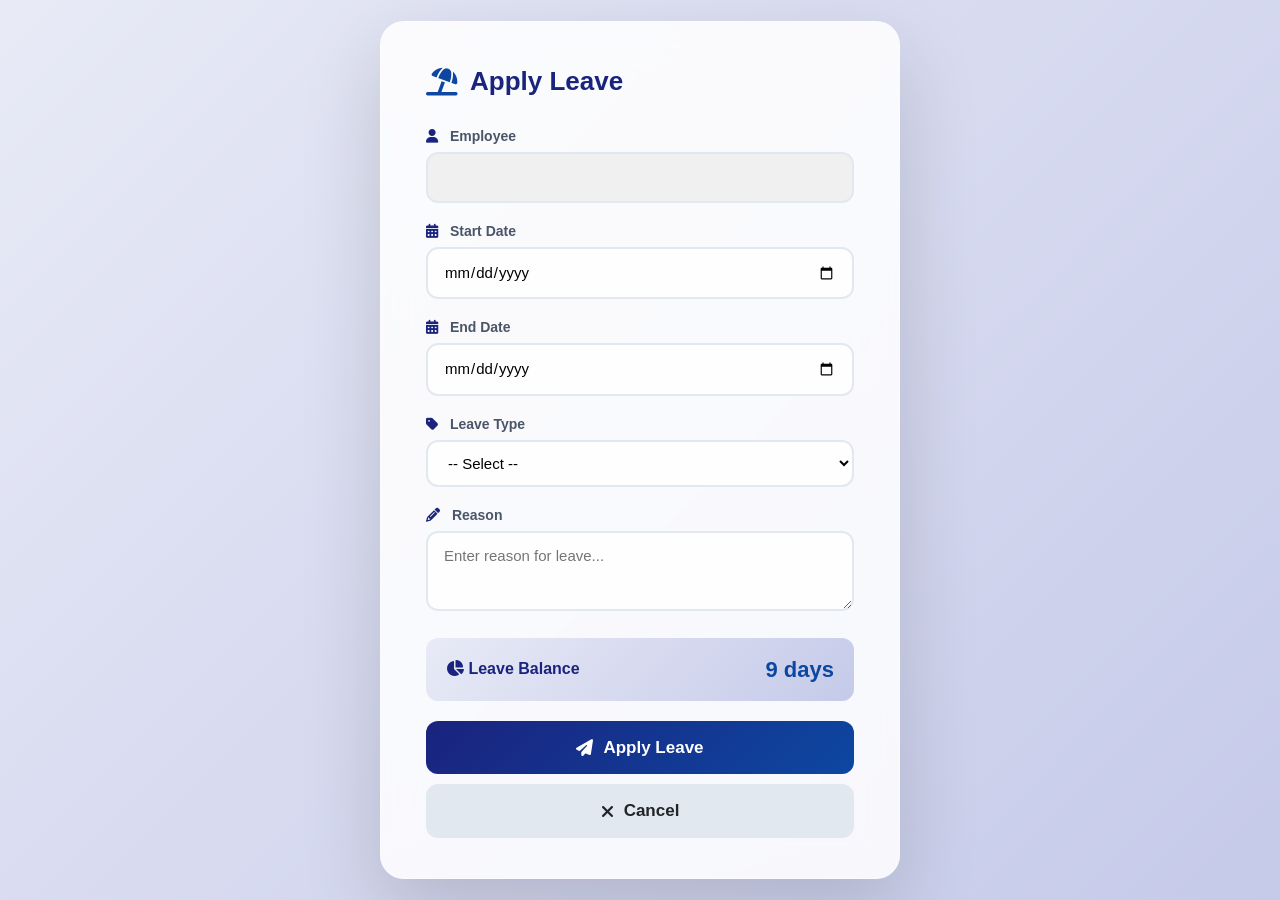
<file: src/main/resources/templates/apply_leave.html>
<!DOCTYPE html>
<html lang="en" xmlns:th="http://www.thymeleaf.org">
<head>
  <meta charset="UTF-8">
  <title>Apply Leave</title>
  <link rel="icon" type="image/png" th:href="@{/images/logo.png}">
  <link rel="stylesheet" href="https://stackpath.bootstrapcdn.com/bootstrap/4.1.3/css/bootstrap.min.css">
  <link rel="stylesheet" href="https://cdnjs.cloudflare.com/ajax/libs/font-awesome/6.4.0/css/all.min.css">
  <style>
    * { margin: 0; padding: 0; box-sizing: border-box; }

    body {
      background: linear-gradient(135deg, #e8eaf6, #c5cae9);
      font-family: 'Segoe UI', Tahoma, Geneva, Verdana, sans-serif;
      min-height: 100vh;
      display: flex;
      align-items: center;
      justify-content: center;
    }

    .apply-container {
      background: rgba(255, 255, 255, 0.85);
      backdrop-filter: blur(20px);
      border-radius: 24px;
      padding: 40px 45px;
      max-width: 520px;
      width: 95%;
      box-shadow: 0 30px 80px rgba(0, 0, 0, 0.15);
      border: 1px solid rgba(255, 255, 255, 0.3);
      animation: slideUp 0.4s ease;
    }

    @keyframes slideUp {
      from { transform: translateY(40px); opacity: 0; }
      to { transform: translateY(0); opacity: 1; }
    }

    .apply-title {
      font-size: 26px;
      font-weight: 700;
      color: #1a237e;
      margin-bottom: 25px;
      display: flex;
      align-items: center;
      gap: 12px;
    }

    .apply-title i {
      color: #0d47a1;
      font-size: 28px;
    }

    .form-group {
      margin-bottom: 18px;
    }

    .form-group label {
      font-weight: 600;
      color: #4a5568;
      font-size: 14px;
      display: block;
      margin-bottom: 5px;
    }

    .form-group label i {
      color: #1a237e;
      margin-right: 8px;
    }

    .form-group input,
    .form-group select,
    .form-group textarea {
      width: 100%;
      padding: 12px 16px;
      border: 2px solid #e2e8f0;
      border-radius: 12px;
      font-size: 15px;
      background: rgba(255, 255, 255, 0.8);
      transition: 0.3s;
    }

    .form-group input:focus,
    .form-group select:focus,
    .form-group textarea:focus {
      border-color: #1a237e;
      outline: none;
      box-shadow: 0 0 0 4px rgba(26, 35, 126, 0.1);
      background: white;
    }

    .form-group textarea {
      resize: vertical;
      min-height: 80px;
    }

    .balance-box {
      background: linear-gradient(135deg, #e8eaf6, #c5cae9);
      border-radius: 12px;
      padding: 15px 20px;
      margin: 20px 0;
      display: flex;
      justify-content: space-between;
      align-items: center;
    }

    .balance-box .balance-label {
      font-weight: 600;
      color: #1a237e;
    }

    .balance-box .balance-value {
      font-size: 22px;
      font-weight: 700;
      color: #0d47a1;
    }

    .btn-apply {
      width: 100%;
      padding: 14px;
      background: linear-gradient(135deg, #1a237e, #0d47a1);
      color: white;
      border: none;
      border-radius: 12px;
      font-size: 17px;
      font-weight: 600;
      cursor: pointer;
      transition: 0.3s;
      display: flex;
      align-items: center;
      justify-content: center;
      gap: 10px;
    }

    .btn-apply:hover {
      transform: translateY(-2px);
      box-shadow: 0 8px 25px rgba(26, 35, 126, 0.3);
    }

    .btn-cancel {
      width: 100%;
      padding: 14px;
      background: #e2e8f0;
      color: #4a5568;
      border: none;
      border-radius: 12px;
      font-size: 17px;
      font-weight: 600;
      cursor: pointer;
      transition: 0.3s;
      margin-top: 10px;
      text-decoration: none;
      display: flex;
      align-items: center;
      justify-content: center;
      gap: 10px;
    }

    .btn-cancel:hover {
      background: #cbd5e0;
      text-decoration: none;
      color: #4a5568;
    }

    @media (max-width: 480px) {
      .apply-container {
        padding: 25px 20px;
      }

      .apply-title {
        font-size: 22px;
      }
    }
  </style>
</head>
<body>

<div class="apply-container">

  <div class="apply-title">
    <i class="fas fa-umbrella-beach"></i> Apply Leave
  </div>

  <form th:action="@{/apply-leave}" th:object="${leave}" method="POST">

    <!-- Hidden Employee ID -->
    <input type="hidden" name="employeeId" th:value="${employee.id}">

    <div class="form-group">
      <label><i class="fas fa-user"></i> Employee</label>
      <input type="text" class="form-control"
             th:value="${employee.firstName} + ' ' + ${employee.lastName}"
             disabled style="background:#f0f0f0;">
    </div>


    <div class="form-group">
      <label><i class="fas fa-calendar-alt"></i> Start Date</label>
      <input type="date" th:field="*{startDate}" required>
    </div>

    <div class="form-group">
      <label><i class="fas fa-calendar-alt"></i> End Date</label>
      <input type="date" th:field="*{endDate}" required>
    </div>

    <div class="form-group">
      <label><i class="fas fa-tag"></i> Leave Type</label>
      <select th:field="*{leaveType}" required>
        <option value="">-- Select --</option>
        <option value="CASUAL">Casual Leave</option>
        <option value="SICK">Sick Leave</option>
        <option value="VACATION">Vacation</option>
        <option value="EMERGENCY">Emergency</option>
      </select>
    </div>

    <div class="form-group">
      <label><i class="fas fa-pencil-alt"></i> Reason</label>
      <textarea th:field="*{reason}" placeholder="Enter reason for leave..." required></textarea>
    </div>

    <div class="balance-box">
      <span class="balance-label"><i class="fas fa-chart-pie"></i> Leave Balance</span>
      <span class="balance-value" th:text="${balance?.get('remaining')} + ' days'">9 days</span>
    </div>

    <button type="submit" class="btn-apply">
      <i class="fas fa-paper-plane"></i> Apply Leave
    </button>

    <a th:href="@{/my-leaves/{id}(id=${employee.id})}" class="btn-cancel">
      <i class="fas fa-times"></i> Cancel
    </a>

  </form>

</div>

</body>
</html>
</file>
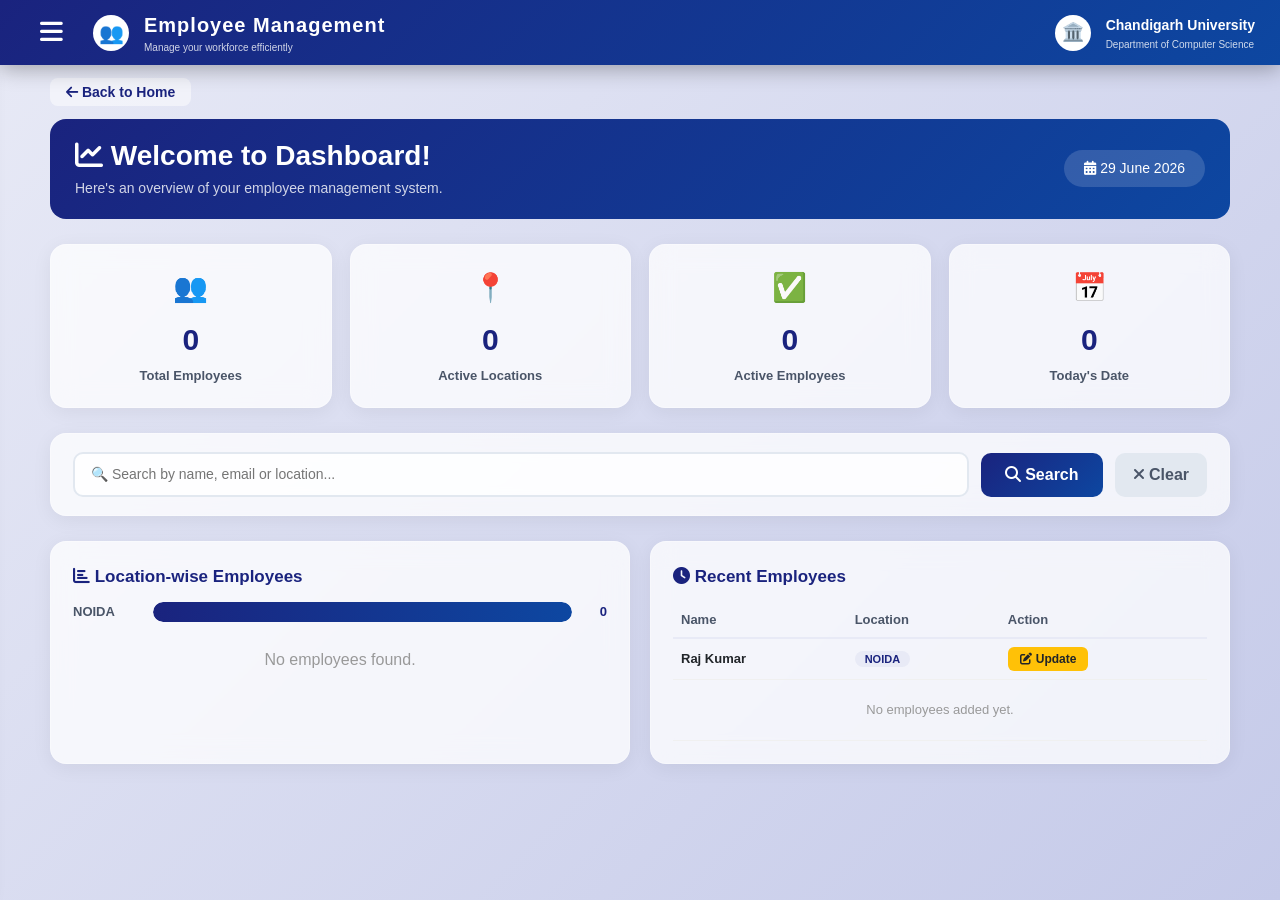
<file: src/main/resources/templates/dashboard.html>
<!DOCTYPE html>
<html lang="en" xmlns:th="http://www.thymeleaf.org">
<head>
  <meta charset="UTF-8">
  <title>Dashboard</title>
  <link rel="icon" type="image/png" th:href="@{/images/logo.png}">
  <link rel="stylesheet" href="https://stackpath.bootstrapcdn.com/bootstrap/4.1.3/css/bootstrap.min.css">
  <link rel="stylesheet" href="https://cdnjs.cloudflare.com/ajax/libs/font-awesome/6.4.0/css/all.min.css">
  <style>
    * { margin: 0; padding: 0; box-sizing: border-box; }

    body {
      background: linear-gradient(135deg, #e8eaf6, #c5cae9);
      font-family: 'Segoe UI', Tahoma, Geneva, Verdana, sans-serif;
      min-height: 100vh;
      overflow: hidden;
    }

    /* ===== HEADER ===== */
    .main-header {
      background: linear-gradient(135deg, #1a237e, #0d47a1);
      color: white;
      padding: 12px 25px;
      display: flex;
      justify-content: space-between;
      align-items: center;
      box-shadow: 0 4px 20px rgba(0,0,0,0.3);
      position: fixed;
      top: 0;
      left: 0;
      right: 0;
      z-index: 1000;
      height: 65px;
    }

    .menu-toggle {
      background: none;
      border: none;
      color: white;
      font-size: 26px;
      cursor: pointer;
      padding: 5px 15px;
      transition: 0.3s;
    }

    .menu-toggle:hover {
      color: #e0e0e0;
    }

    .header-left {
      display: flex;
      align-items: center;
      gap: 15px;
    }

    .header-left .logo-icon {
      width: 36px;
      height: 36px;
      background: white;
      border-radius: 50%;
      display: flex;
      align-items: center;
      justify-content: center;
      font-size: 20px;
      color: #1a237e;
    }

    .header-left .brand-text {
      font-size: 20px;
      font-weight: 700;
      letter-spacing: 1px;
    }

    .header-left .brand-sub {
      font-size: 10px;
      opacity: 0.8;
      display: block;
      font-weight: 300;
    }

    .header-right {
      display: flex;
      align-items: center;
      gap: 15px;
    }

    .header-right .university-logo {
      width: 36px;
      height: 36px;
      background: white;
      border-radius: 50%;
      display: flex;
      align-items: center;
      justify-content: center;
      font-size: 18px;
      color: #1a237e;
    }

    .header-right .university-text {
      font-size: 14px;
      font-weight: 600;
    }

    .header-right .university-sub {
      font-size: 10px;
      opacity: 0.8;
      display: block;
      font-weight: 300;
    }

    /* ========== SIDEBAR ========== */
    .sidebar {
      position: fixed;
      top: 65px;
      left: -260px;
      width: 240px;
      height: calc(100vh - 65px);
      background: linear-gradient(180deg, #1a237e, #0d47a1);
      color: white;
      padding: 20px 0;
      z-index: 999;
      transition: all 0.3s ease;
      overflow-y: auto;
      box-shadow: 4px 0 20px rgba(0,0,0,0.2);
    }

    .sidebar.open {
      left: 0;
    }

    .sidebar::-webkit-scrollbar {
      width: 3px;
    }
    .sidebar::-webkit-scrollbar-track {
      background: rgba(255,255,255,0.05);
    }
    .sidebar::-webkit-scrollbar-thumb {
      background: rgba(255,255,255,0.2);
      border-radius: 4px;
    }

    .sidebar-brand {
      display: flex;
      align-items: center;
      gap: 12px;
      padding: 10px 20px 20px 20px;
      border-bottom: 1px solid rgba(255,255,255,0.08);
    }

    .sidebar-logo {
      width: 36px;
      height: 36px;
      background: white;
      border-radius: 50%;
      display: flex;
      align-items: center;
      justify-content: center;
      font-size: 18px;
      color: #1a237e;
    }

    .sidebar-brand-text {
      font-size: 18px;
      font-weight: 700;
      letter-spacing: 1px;
    }

    .sidebar-divider {
      height: 1px;
      background: rgba(255,255,255,0.08);
      margin: 10px 20px;
    }

    .sidebar-menu {
      padding: 10px 0;
    }

    .sidebar-item {
      display: flex;
      align-items: center;
      gap: 14px;
      padding: 12px 24px;
      color: rgba(255,255,255,0.7);
      text-decoration: none;
      transition: all 0.3s ease;
      border-left: 3px solid transparent;
      font-size: 14px;
      font-weight: 500;
      cursor: pointer;
    }

    .sidebar-item:hover {
      background: rgba(255,255,255,0.08);
      color: white;
      text-decoration: none;
      border-left-color: #fff;
    }

    .sidebar-item.active {
      background: rgba(255,255,255,0.12);
      color: white;
      border-left-color: #fff;
    }

    .sidebar-item i {
      width: 20px;
      font-size: 16px;
      text-align: center;
    }

    .sidebar-user {
      display: flex;
      align-items: center;
      gap: 12px;
      padding: 15px 24px;
      border-top: 1px solid rgba(255,255,255,0.08);
      margin-top: auto;
    }

    .sidebar-user-icon {
      width: 32px;
      height: 32px;
      background: rgba(255,255,255,0.15);
      border-radius: 50%;
      display: flex;
      align-items: center;
      justify-content: center;
      font-size: 16px;
    }

    .sidebar-user-name {
      font-weight: 600;
      font-size: 13px;
    }

    .sidebar-user-role {
      font-size: 10px;
      opacity: 0.6;
    }

    /* ===== MAIN CONTENT ===== */
    .main-content {
      margin-left: 0;
      padding: 80px 25px 25px 25px;
      transition: all 0.3s ease;
      height: 100vh;
      overflow-y: auto;
    }

    .main-content.shifted {
      margin-left: 240px;
    }

    .main-content::-webkit-scrollbar {
      width: 4px;
    }
    .main-content::-webkit-scrollbar-track {
      background: transparent;
    }
    .main-content::-webkit-scrollbar-thumb {
      background: #1a237e;
      border-radius: 4px;
    }

    /* ===== CONTAINER ===== */
    .container-custom {
      max-width: 100%;
      margin: 0;
      padding: 0;
    }

    /* ===== STATS CARDS ===== */
    .stats-grid {
      display: grid;
      grid-template-columns: repeat(4, 1fr);
      gap: 18px;
      margin-bottom: 25px;
    }

    .stat-card {
      background: rgba(255, 255, 255, 0.75);
      backdrop-filter: blur(12px);
      border-radius: 16px;
      padding: 22px 20px;
      box-shadow: 0 4px 20px rgba(0,0,0,0.06);
      transition: 0.3s;
      text-align: center;
      border: 1px solid rgba(255,255,255,0.3);
    }

    .stat-card:hover {
      transform: translateY(-4px);
      box-shadow: 0 8px 30px rgba(0,0,0,0.12);
    }

    .stat-card .stat-icon {
      font-size: 28px;
      margin-bottom: 8px;
    }

    .stat-card .stat-number {
      font-size: 30px;
      font-weight: 700;
      color: #1a237e;
    }

    .stat-card .stat-label {
      color: #4a5568;
      font-size: 13px;
      font-weight: 600;
      margin-top: 4px;
    }

    .stat-card:nth-child(1) .stat-icon { color: #1a237e; }
    .stat-card:nth-child(2) .stat-icon { color: #0d47a1; }
    .stat-card:nth-child(3) .stat-icon { color: #28a745; }
    .stat-card:nth-child(4) .stat-icon { color: #dc3545; }

    /* ===== SEARCH ===== */
    .search-section {
      background: rgba(255, 255, 255, 0.75);
      backdrop-filter: blur(12px);
      border-radius: 16px;
      padding: 18px 22px;
      margin-bottom: 25px;
      box-shadow: 0 4px 20px rgba(0,0,0,0.06);
      display: flex;
      gap: 12px;
      align-items: center;
      flex-wrap: wrap;
      border: 1px solid rgba(255,255,255,0.3);
    }

    .search-section .search-input {
      flex: 1;
      padding: 10px 16px;
      border: 2px solid #e2e8f0;
      border-radius: 10px;
      font-size: 14px;
      min-width: 200px;
      transition: 0.3s;
      background: rgba(255,255,255,0.8);
    }

    .search-section .search-input:focus {
      border-color: #1a237e;
      outline: none;
      box-shadow: 0 0 0 4px rgba(26, 35, 126, 0.1);
    }

    .search-section .search-btn {
      padding: 10px 24px;
      background: linear-gradient(135deg, #1a237e, #0d47a1);
      color: white;
      border: none;
      border-radius: 10px;
      font-weight: 600;
      cursor: pointer;
      transition: 0.3s;
    }

    .search-section .search-btn:hover {
      transform: translateY(-2px);
      box-shadow: 0 8px 25px rgba(26, 35, 126, 0.3);
    }

    .search-section .clear-btn {
      padding: 10px 18px;
      background: #e2e8f0;
      color: #4a5568;
      border: none;
      border-radius: 10px;
      font-weight: 600;
      cursor: pointer;
      transition: 0.3s;
    }

    .search-section .clear-btn:hover {
      background: #cbd5e0;
    }

    /* ===== SEARCH RESULTS ===== */
    .search-results {
      display: none;
      background: rgba(255, 255, 255, 0.75);
      backdrop-filter: blur(12px);
      border-radius: 16px;
      padding: 20px;
      box-shadow: 0 4px 20px rgba(0,0,0,0.06);
      margin-bottom: 25px;
      border: 1px solid rgba(255,255,255,0.3);
    }

    .search-results.show {
      display: block;
    }

    .search-results .result-count {
      color: #4a5568;
      margin-bottom: 12px;
      font-weight: 600;
    }

    .search-results .result-table {
      width: 100%;
      font-size: 14px;
    }

    .search-results .result-table th {
      text-align: left;
      padding: 8px 8px;
      color: #4a5568;
      border-bottom: 2px solid #e8eaf6;
      font-weight: 700;
    }

    .search-results .result-table td {
      padding: 8px 8px;
      border-bottom: 1px solid #f0f0f0;
    }

    .btn-view-sm {
      background: #17a2b8;
      color: white;
      border: none;
      padding: 3px 12px;
      border-radius: 6px;
      font-size: 12px;
      font-weight: 600;
      cursor: pointer;
      transition: 0.3s;
      text-decoration: none;
      display: inline-flex;
      align-items: center;
      gap: 4px;
    }

    .btn-view-sm:hover {
      background: #138496;
      color: white;
      text-decoration: none;
    }

    .btn-update-sm {
      background: #ffc107;
      color: #333;
      border: none;
      padding: 3px 12px;
      border-radius: 6px;
      font-size: 12px;
      font-weight: 600;
      cursor: pointer;
      transition: 0.3s;
      text-decoration: none;
      display: inline-flex;
      align-items: center;
      gap: 4px;
    }

    .btn-update-sm:hover {
      background: #e0a800;
      color: #333;
      text-decoration: none;
    }

    /* ===== CONTENT GRID ===== */
    .content-grid {
      display: grid;
      grid-template-columns: 1fr 1fr;
      gap: 20px;
      margin-bottom: 25px;
    }

    .chart-card, .recent-card {
      background: rgba(255, 255, 255, 0.75);
      backdrop-filter: blur(12px);
      border-radius: 16px;
      padding: 22px;
      box-shadow: 0 4px 20px rgba(0,0,0,0.06);
      border: 1px solid rgba(255,255,255,0.3);
    }

    .chart-card .card-title, .recent-card .card-title {
      font-size: 17px;
      font-weight: 700;
      color: #1a237e;
      margin-bottom: 12px;
    }

    /* ===== BAR CHART ===== */
    .chart-bars {
      display: flex;
      flex-direction: column;
      gap: 6px;
    }

    .chart-bar-item {
      display: flex;
      align-items: center;
      gap: 10px;
    }

    .chart-bar-item .bar-label {
      min-width: 70px;
      font-weight: 600;
      color: #4a5568;
      font-size: 13px;
    }

    .chart-bar-item .bar-track {
      flex: 1;
      height: 20px;
      background: #e8eaf6;
      border-radius: 10px;
      overflow: hidden;
      position: relative;
    }

    .chart-bar-item .bar-fill {
      height: 100%;
      background: linear-gradient(90deg, #1a237e, #0d47a1);
      border-radius: 10px;
      transition: width 0.6s ease;
    }

    .chart-bar-item .bar-count {
      min-width: 25px;
      font-weight: 700;
      color: #1a237e;
      font-size: 13px;
      text-align: right;
    }

    /* ===== RECENT TABLE ===== */
    .recent-table {
      width: 100%;
      font-size: 13px;
    }

    .recent-table th {
      text-align: left;
      padding: 8px 8px;
      color: #4a5568;
      border-bottom: 2px solid #e8eaf6;
      font-weight: 700;
    }

    .recent-table td {
      padding: 8px 8px;
      border-bottom: 1px solid #f0f0f0;
    }

    .recent-table tr:hover td {
      background: rgba(0,0,0,0.02);
    }

    .recent-table .badge-location {
      background: #e8eaf6;
      color: #1a237e;
      padding: 2px 10px;
      border-radius: 20px;
      font-size: 11px;
      font-weight: 600;
    }

    /* ===== RESPONSIVE ===== */
    @media (max-width: 992px) {
      .stats-grid {
        grid-template-columns: repeat(2, 1fr);
      }
      .content-grid {
        grid-template-columns: 1fr;
      }
    }

    @media (max-width: 768px) {
      .main-header {
        padding: 10px 15px;
        height: 60px;
      }
      .header-left .brand-text { font-size: 16px; }
      .header-left .brand-sub { display: none; }
      .header-right .university-text { font-size: 12px; }
      .header-right .university-logo { width: 30px; height: 30px; font-size: 14px; }

      .sidebar {
        width: 220px;
        left: -240px;
        top: 60px;
        height: calc(100vh - 60px);
      }
      .sidebar.open { left: 0; }

      .main-content {
        padding: 75px 15px 15px 15px;
      }
      .main-content.shifted { margin-left: 0; }

      .stats-grid {
        grid-template-columns: 1fr 1fr;
        gap: 12px;
      }
      .stat-card { padding: 15px 12px; }
      .stat-card .stat-number { font-size: 24px; }
      .search-section { flex-direction: column; }
      .search-section .search-input { width: 100%; }
      .search-section .search-btn,
      .search-section .clear-btn { width: 100%; justify-content: center; }
    }

    @media (max-width: 480px) {
      .stats-grid {
        grid-template-columns: 1fr 1fr;
        gap: 10px;
      }
      .stat-card .stat-number { font-size: 20px; }
      .stat-card .stat-label { font-size: 11px; }
      .sidebar { width: 200px; left: -220px; }
    }

    /* ===== MAIN CONTENT ===== */
    .main-content {
      margin-left: 0;
      padding: 40px 25px 25px 25px;  /* ✅ Top padding 25px (balanced) */
      transition: all 0.3s ease;
      height: 100vh;
      overflow-y: auto;
    }

  </style>
</head>
<body>

<!-- ===== HEADER ===== -->
<header class="main-header">
  <div class="header-left">
    <button class="menu-toggle" onclick="toggleSidebar()">
      <i class="fas fa-bars"></i>
    </button>
    <div class="logo-icon">👥</div>
    <div>
      <span class="brand-text">Employee Management</span>
      <span class="brand-sub">Manage your workforce efficiently</span>
    </div>
  </div>
  <div class="header-right">
    <div class="university-logo">🏛️</div>
    <div>
      <span class="university-text">Chandigarh University</span>
      <span class="university-sub">Department of Computer Science</span>
    </div>
  </div>
</header>

<!-- ===== SIDEBAR ===== -->
<div class="sidebar" id="sidebar">
  <div class="sidebar-brand">
    <div class="sidebar-logo">👥</div>
    <div class="sidebar-brand-text">EMS</div>
  </div>

  <div class="sidebar-divider"></div>

  <div class="sidebar-menu">
    <a th:href="@{/showNewEmployeeForm}" class="sidebar-item">
      <i class="fas fa-user-plus"></i>
      <span>Add Employee</span>
    </a>
    <a th:href="@{/dashboard}" class="sidebar-item active">
      <i class="fas fa-chart-pie"></i>
      <span>Dashboard</span>
    </a>
    <a th:href="@{/my-leaves/1}" class="sidebar-item">
      <i class="fas fa-umbrella-beach"></i>
      <span>Leave Management</span>
    </a>

    <!-- Admin Panel -->
    <a th:href="@{/admin-dashboard}" class="sidebar-item">
      <i class="fas fa-user-cog"></i>
      <span>Admin Panel</span>
    </a>

  </div>

  <div class="sidebar-divider"></div>

  <div class="sidebar-user">
    <div class="sidebar-user-icon">👤</div>
    <div>
      <div class="sidebar-user-name">Admin</div>
      <div class="sidebar-user-role">Chandigarh University</div>
    </div>
  </div>
</div>

<!-- ===== MAIN CONTENT ===== -->
<div class="main-content" id="mainContent">

  <div class="container-custom">

    <!-- ===== MAIN CONTENT ===== -->
    <div class="main-content" id="mainContent">

      <!-- ✅ HOME LINK - SABSE UPAR -->
      <div style="margin-bottom: 15px;">
        <a href="/" style="color: #1a237e; text-decoration: none; font-weight: 600; font-size: 14px; background: rgba(255,255,255,0.5); padding: 6px 16px; border-radius: 8px;">
          <i class="fas fa-arrow-left"></i> Back to Home
        </a>
      </div>

      <!-- ===== WELCOME BANNER ===== -->
      <div style="background: linear-gradient(135deg, #1a237e, #0d47a1); color: white; padding: 20px 25px; border-radius: 16px; margin-bottom: 25px; display: flex; justify-content: space-between; align-items: center; flex-wrap: wrap;">
        <div>
          <h3 style="margin: 0; font-weight: 700;">
            <i class="fas fa-chart-line"></i> Welcome to Dashboard!
          </h3>
          <p style="margin: 5px 0 0 0; opacity: 0.8; font-size: 14px;">
            Here's an overview of your employee management system.
          </p>
        </div>
        <div style="background: rgba(255,255,255,0.15); padding: 8px 20px; border-radius: 30px; font-size: 14px;">
          <i class="fas fa-calendar-alt"></i>
          <span th:text="${#dates.format(#dates.createNow(), 'dd MMMM yyyy')}">29 June 2026</span>
        </div>
      </div>

    <!-- STATS -->
    <div class="stats-grid">
      <div class="stat-card">
        <div class="stat-icon">👥</div>
        <div class="stat-number" th:text="${totalEmployees}">0</div>
        <div class="stat-label">Total Employees</div>
      </div>
      <div class="stat-card">
        <div class="stat-icon">📍</div>
        <div class="stat-number" th:text="${totalLocations}">0</div>
        <div class="stat-label">Active Locations</div>
      </div>
      <div class="stat-card">
        <div class="stat-icon">✅</div>
        <div class="stat-number" th:text="${totalEmployees}">0</div>
        <div class="stat-label">Active Employees</div>
      </div>
      <div class="stat-card">
        <div class="stat-icon">📅</div>
        <div class="stat-number" th:text="${#dates.format(#dates.createNow(), 'dd')}">0</div>
        <div class="stat-label">Today's Date</div>
      </div>
    </div>

    <!-- SEARCH -->
    <div class="search-section">
      <input type="text" class="search-input" id="searchInput"
             placeholder="🔍 Search by name, email or location...">
      <button class="search-btn" id="searchBtn">
        <i class="fas fa-search"></i> Search
      </button>
      <button class="clear-btn" id="clearBtn">
        <i class="fas fa-times"></i> Clear
      </button>
    </div>

    <!-- SEARCH RESULTS -->
    <div class="search-results" id="searchResults">
      <div class="result-count" id="resultCount">Found 0 employees</div>
      <table class="result-table">
        <thead>
        <tr>
          <th>Name</th>
          <th>Email</th>
          <th>Location</th>
          <th>Action</th>
        </tr>
        </thead>
        <tbody id="resultBody"></tbody>
      </table>
    </div>

    <!-- CHART + RECENT -->
    <div class="content-grid">

      <div class="chart-card">
        <div class="card-title">
          <i class="fas fa-chart-bar"></i> Location-wise Employees
        </div>
        <div class="chart-bars">
          <div th:each="entry : ${locationCounts}"
               th:if="${entry.value > 0}"
               class="chart-bar-item">
            <span class="bar-label" th:text="${entry.key}">NOIDA</span>
            <div class="bar-track">
              <div class="bar-fill"
                   th:style="'width: ' + (${entry.value} * 100 / ${totalEmployees}) + '%'">
              </div>
            </div>
            <span class="bar-count" th:text="${entry.value}">0</span>
          </div>
          <div th:if="${totalEmployees == 0}">
            <p style="color: #999; text-align: center; padding: 20px 0;">
              No employees found.
            </p>
          </div>
        </div>
      </div>

      <div class="recent-card">
        <div class="card-title">
          <i class="fas fa-clock"></i> Recent Employees
        </div>
        <table class="recent-table">
          <thead>
          <tr>
            <th>Name</th>
            <th>Location</th>
            <th>Action</th>
          </tr>
          </thead>
          <tbody>
          <tr th:each="emp : ${recentEmployees}">
            <td>
              <strong th:text="${emp.firstName} + ' ' + ${emp.lastName}">Raj Kumar</strong>
            </td>
            <td>
              <span class="badge-location" th:text="${emp.location}">NOIDA</span>
            </td>
            <td>
              <a th:href="@{/showFormForUpdate/{id}(id=${emp.id})}"
                 class="btn-update-sm">
                <i class="fas fa-edit"></i> Update
              </a>
            </td>
          </tr>
          <tr th:if="${recentEmployees.isEmpty()}">
            <td colspan="3" style="text-align: center; color: #999; padding: 20px 0;">
              No employees added yet.
            </td>
          </tr>
          </tbody>
        </table>
      </div>

    </div>

  </div>

</div>

<script src="https://code.jquery.com/jquery-3.6.0.min.js"></script>
<script>
  // ===== TOGGLE SIDEBAR =====
  function toggleSidebar() {
    const sidebar = document.getElementById('sidebar');
    const mainContent = document.getElementById('mainContent');
    sidebar.classList.toggle('open');
    mainContent.classList.toggle('shifted');
  }

  // ===== CLOSE SIDEBAR ON ESC =====
  document.addEventListener('keydown', function(e) {
    if (e.key === 'Escape') {
      const sidebar = document.getElementById('sidebar');
      const mainContent = document.getElementById('mainContent');
      if (sidebar.classList.contains('open')) {
        sidebar.classList.remove('open');
        mainContent.classList.remove('shifted');
      }
    }
  });

  // ===== SIDEBAR ITEM ACTIVE =====
  document.querySelectorAll('.sidebar-item').forEach(item => {
    item.addEventListener('click', function() {
      document.querySelectorAll('.sidebar-item').forEach(i => i.classList.remove('active'));
      this.classList.add('active');
    });
  });

  // ===== SEARCH =====
  const searchInput = document.getElementById('searchInput');
  const searchBtn = document.getElementById('searchBtn');
  const clearBtn = document.getElementById('clearBtn');
  const searchResults = document.getElementById('searchResults');
  const resultBody = document.getElementById('resultBody');
  const resultCount = document.getElementById('resultCount');

  function performSearch() {
    const query = searchInput.value.trim();
    if (query.length === 0) {
      searchResults.classList.remove('show');
      return;
    }

    $.ajax({
      url: '/api/search',
      type: 'GET',
      data: { q: query },
      success: function(data) {
        if (data.length === 0) {
          resultCount.textContent = 'No employees found';
          resultBody.innerHTML = `
                        <tr>
                            <td colspan="4" style="text-align: center; color: #999; padding: 20px 0;">
                                No employees match your search.
                            </td>
                        </tr>
                    `;
        } else {
          resultCount.textContent = 'Found ' + data.length + ' employees';
          let html = '';
          data.forEach(function(emp) {
            html += `
                            <tr>
                                <td><strong>${emp.firstName} ${emp.lastName}</strong></td>
                                <td>${emp.email}</td>
                                <td><span class="badge-location">${emp.location}</span></td>
                                <td>
                                    <a href="/location/${emp.location}" class="btn-view-sm">
                                        <i class="fas fa-eye"></i> View
                                    </a>
                                </td>
                            </tr>
                        `;
          });
          resultBody.innerHTML = html;
        }
        searchResults.classList.add('show');
      },
      error: function() {
        alert('Error searching employees!');
      }
    });
  }

  searchBtn.addEventListener('click', performSearch);
  searchInput.addEventListener('keypress', function(e) {
    if (e.key === 'Enter') {
      performSearch();
    }
  });

  clearBtn.addEventListener('click', function() {
    searchInput.value = '';
    searchResults.classList.remove('show');
    searchInput.focus();
  });
</script>

</body>
</html>
</file>
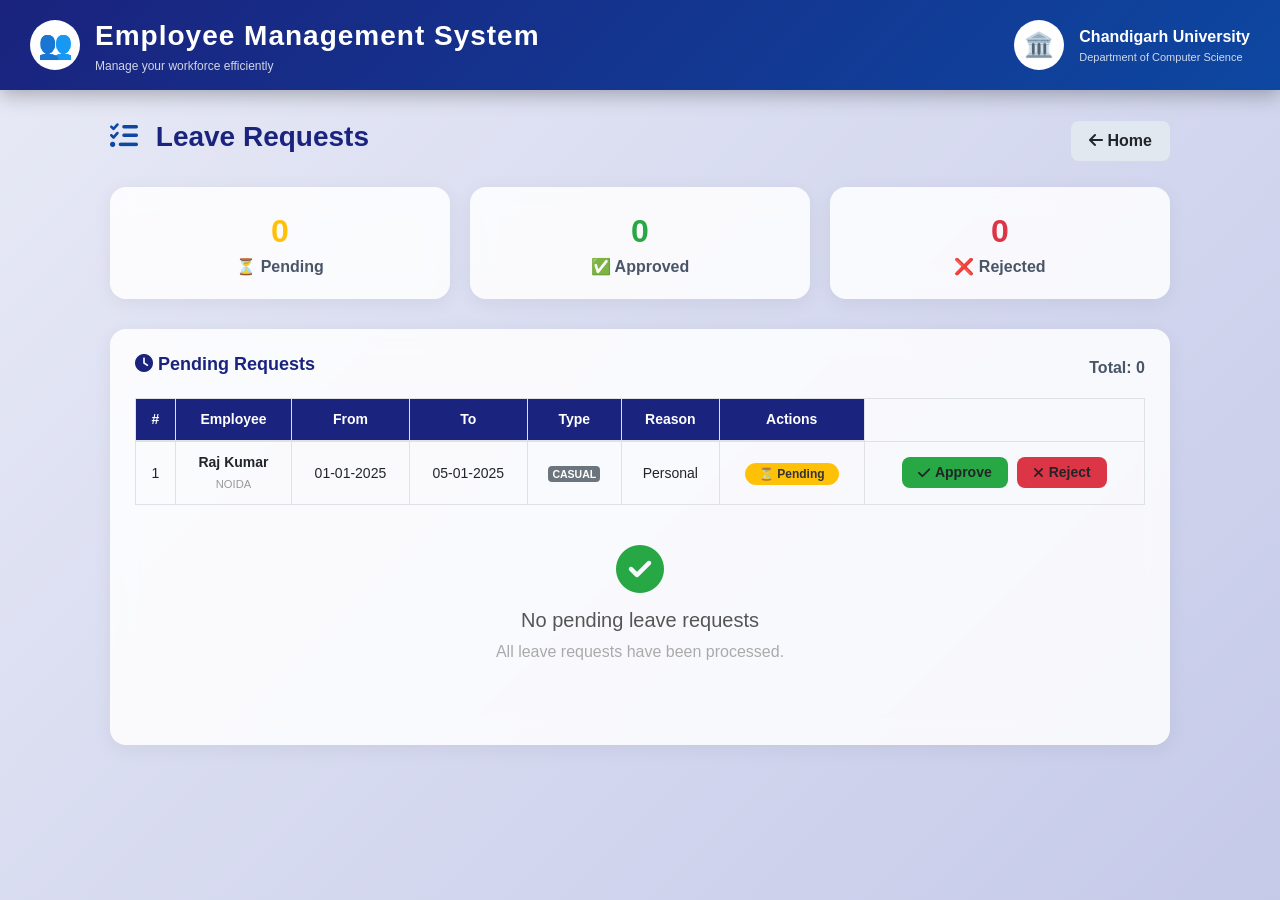
<file: src/main/resources/templates/leave_requests.html>
<!DOCTYPE html>
<html lang="en" xmlns:th="http://www.thymeleaf.org">
<head>
    <meta charset="UTF-8">
    <title>Leave Requests</title>
    <link rel="icon" type="image/png" th:href="@{/images/logo.png}">
    <link rel="stylesheet" href="https://stackpath.bootstrapcdn.com/bootstrap/4.1.3/css/bootstrap.min.css">
    <link rel="stylesheet" href="https://cdnjs.cloudflare.com/ajax/libs/font-awesome/6.4.0/css/all.min.css">
    <style>
        * { margin: 0; padding: 0; box-sizing: border-box; }

        body {
            background: linear-gradient(135deg, #e8eaf6, #c5cae9);
            font-family: 'Segoe UI', Tahoma, Geneva, Verdana, sans-serif;
            min-height: 100vh;
        }

        .main-header {
            background: linear-gradient(135deg, #1a237e, #0d47a1);
            color: white;
            padding: 15px 30px;
            display: flex;
            justify-content: space-between;
            align-items: center;
            box-shadow: 0 4px 20px rgba(0,0,0,0.3);
            position: sticky;
            top: 0;
            z-index: 1000;
        }

        .header-left { display: flex; align-items: center; gap: 15px; }
        .header-left .logo-icon {
            width: 50px; height: 50px; background: white; border-radius: 50%;
            display: flex; align-items: center; justify-content: center;
            font-size: 28px; color: #1a237e;
        }
        .header-left .brand-text { font-size: 28px; font-weight: 700; letter-spacing: 1px; }
        .header-left .brand-sub { font-size: 12px; opacity: 0.8; display: block; font-weight: 300; }

        .header-right { display: flex; align-items: center; gap: 15px; }
        .header-right .university-logo {
            width: 50px; height: 50px; background: white; border-radius: 50%;
            display: flex; align-items: center; justify-content: center;
            font-size: 24px; color: #1a237e;
        }
        .header-right .university-text { font-size: 16px; font-weight: 600; }
        .header-right .university-sub { font-size: 11px; opacity: 0.8; display: block; font-weight: 300; }

        .container-custom { max-width: 1100px; margin: 30px auto; padding: 0 20px; }

        .page-header {
            display: flex;
            justify-content: space-between;
            align-items: center;
            margin-bottom: 25px;
        }

        .page-header h2 {
            color: #1a237e;
            font-weight: 700;
            font-size: 28px;
        }

        .page-header h2 i {
            color: #0d47a1;
            margin-right: 10px;
        }

        .stats-cards {
            display: grid;
            grid-template-columns: repeat(3, 1fr);
            gap: 20px;
            margin-bottom: 30px;
        }

        .stats-card {
            background: rgba(255, 255, 255, 0.85);
            backdrop-filter: blur(12px);
            border-radius: 16px;
            padding: 20px;
            text-align: center;
            box-shadow: 0 4px 20px rgba(0,0,0,0.06);
        }

        .stats-card .num {
            font-size: 32px;
            font-weight: 800;
        }

        .stats-card .label {
            color: #4a5568;
            font-weight: 600;
        }

        .stats-card:nth-child(1) .num { color: #ffc107; }
        .stats-card:nth-child(2) .num { color: #28a745; }
        .stats-card:nth-child(3) .num { color: #dc3545; }

        .table-container {
            background: rgba(255, 255, 255, 0.85);
            backdrop-filter: blur(12px);
            border-radius: 16px;
            padding: 25px;
            box-shadow: 0 4px 20px rgba(0,0,0,0.06);
        }

        .table-container .table-header {
            display: flex;
            justify-content: space-between;
            align-items: center;
            margin-bottom: 15px;
        }

        .table-container .table-header h4 {
            color: #1a237e;
            font-weight: 700;
            font-size: 18px;
        }

        .table {
            margin-bottom: 0;
            font-size: 14px;
        }

        .table thead {
            background: #1a237e;
            color: white;
        }

        .table thead th { padding: 10px 12px; text-align: center; }
        .table tbody td { padding: 10px 12px; text-align: center; vertical-align: middle; }

        .badge-pending { background: #ffc107; color: #333; padding: 4px 14px; border-radius: 20px; font-size: 12px; font-weight: 600; }

        .btn-approve {
            background: #28a745;
            color: white;
            border: none;
            padding: 5px 16px;
            border-radius: 8px;
            font-weight: 600;
            transition: 0.3s;
            text-decoration: none;
            display: inline-flex;
            align-items: center;
            gap: 5px;
        }

        .btn-approve:hover {
            background: #218838;
            color: white;
            text-decoration: none;
        }

        .btn-reject {
            background: #dc3545;
            color: white;
            border: none;
            padding: 5px 16px;
            border-radius: 8px;
            font-weight: 600;
            transition: 0.3s;
            text-decoration: none;
            display: inline-flex;
            align-items: center;
            gap: 5px;
            margin-left: 5px;
        }

        .btn-reject:hover {
            background: #c82333;
            color: white;
            text-decoration: none;
        }

        .btn-back {
            background: #e2e8f0;
            color: #4a5568;
            padding: 8px 18px;
            border-radius: 8px;
            border: none;
            font-weight: 600;
            transition: 0.3s;
            text-decoration: none;
        }

        .btn-back:hover {
            background: #cbd5e0;
            color: #4a5568;
            text-decoration: none;
        }

        @media (max-width: 768px) {
            .stats-cards { grid-template-columns: 1fr 1fr; }
            .main-header { flex-direction: column; text-align: center; padding: 12px 15px; }
            .header-left .brand-text { font-size: 20px; }
            .header-right .university-text { font-size: 14px; }
            .page-header { flex-direction: column; gap: 15px; text-align: center; }
            .table-container { overflow-x: auto; }
            .table { min-width: 650px; }
        }

        @media (max-width: 480px) {
            .stats-cards { grid-template-columns: 1fr; }
        }
    </style>
</head>
<body>

<header class="main-header">
    <div class="header-left">
        <div class="logo-icon">👥</div>
        <div>
            <span class="brand-text">Employee Management System</span>
            <span class="brand-sub">Manage your workforce efficiently</span>
        </div>
    </div>
    <div class="header-right">
        <div class="university-logo">🏛️</div>
        <div>
            <span class="university-text">Chandigarh University</span>
            <span class="university-sub">Department of Computer Science</span>
        </div>
    </div>
</header>

<div class="container-custom">

    <div class="page-header">
        <h2><i class="fas fa-list-check"></i> Leave Requests</h2>
        <a th:href="@{/}" class="btn-back">
            <i class="fas fa-arrow-left"></i> Home
        </a>
    </div>

    <!-- Stats -->
    <div class="stats-cards">
        <div class="stats-card">
            <div class="num" th:text="${stats?.get('pending')}">0</div>
            <div class="label">⏳ Pending</div>
        </div>
        <div class="stats-card">
            <div class="num" th:text="${stats?.get('approved')}">0</div>
            <div class="label">✅ Approved</div>
        </div>
        <div class="stats-card">
            <div class="num" th:text="${stats?.get('rejected')}">0</div>
            <div class="label">❌ Rejected</div>
        </div>
    </div>

    <!-- Pending Requests -->
    <div class="table-container">
        <div class="table-header">
            <h4><i class="fas fa-clock"></i> Pending Requests</h4>
            <span style="color: #4a5568; font-weight: 600;">Total: <span th:text="${pendingLeaves.size()}">0</span></span>
        </div>

        <div th:if="${pendingLeaves != null and pendingLeaves.size() > 0}">
            <table class="table table-bordered table-hover">
                <thead>
                <tr>
                    <th>#</th>
                    <th>Employee</th>
                    <th>From</th>
                    <th>To</th>
                    <th>Type</th>
                    <th>Reason</th>
                    <th>Actions</th>
                </tr>
                </thead>
                <tbody>
                <tr th:each="leave, iter : ${pendingLeaves}">
                    <td th:text="${iter.index + 1}">1</td>
                    <td>
                        <strong th:text="${leave.employee.firstName + ' ' + leave.employee.lastName}">Raj Kumar</strong>
                        <br>
                        <small style="color:#999;" th:text="${leave.employee.location}">NOIDA</small>
                    </td>
                    <!-- ✅ Fixed Date Format -->
                    <td th:text="${leave.startDate != null ? #temporals.format(leave.startDate, 'dd-MM-yyyy') : '-'}">01-01-2025</td>
                    <td th:text="${leave.endDate != null ? #temporals.format(leave.endDate, 'dd-MM-yyyy') : '-'}">05-01-2025</td>
                    <td><span class="badge badge-secondary" th:text="${leave.leaveType}">CASUAL</span></td>
                    <td th:text="${leave.reason}">Personal</td>
                    <td><span class="badge-pending">⏳ Pending</span></td>
                    <td>
                        <a th:href="@{/approve-leave/{id}(id=${leave.id})}" class="btn-approve" onclick="return confirm('Approve this leave request?')">
                            <i class="fas fa-check"></i> Approve
                        </a>
                        <a th:href="@{/reject-leave/{id}(id=${leave.id})}" class="btn-reject" onclick="return confirm('Reject this leave request?')">
                            <i class="fas fa-times"></i> Reject
                        </a>
                    </td>
                </tr>
                </tbody>
            </table>
        </div>

        <div th:if="${pendingLeaves == null or pendingLeaves.size() == 0}">
            <div style="text-align: center; padding: 40px 20px; color: #999;">
                <i class="fas fa-check-circle" style="font-size: 48px; display: block; margin-bottom: 15px; color: #28a745;"></i>
                <h5 style="color: #555;">No pending leave requests</h5>
                <p style="color: #aaa;">All leave requests have been processed.</p>
            </div>
        </div>
    </div>

</div>

</body>
</html>
</file>
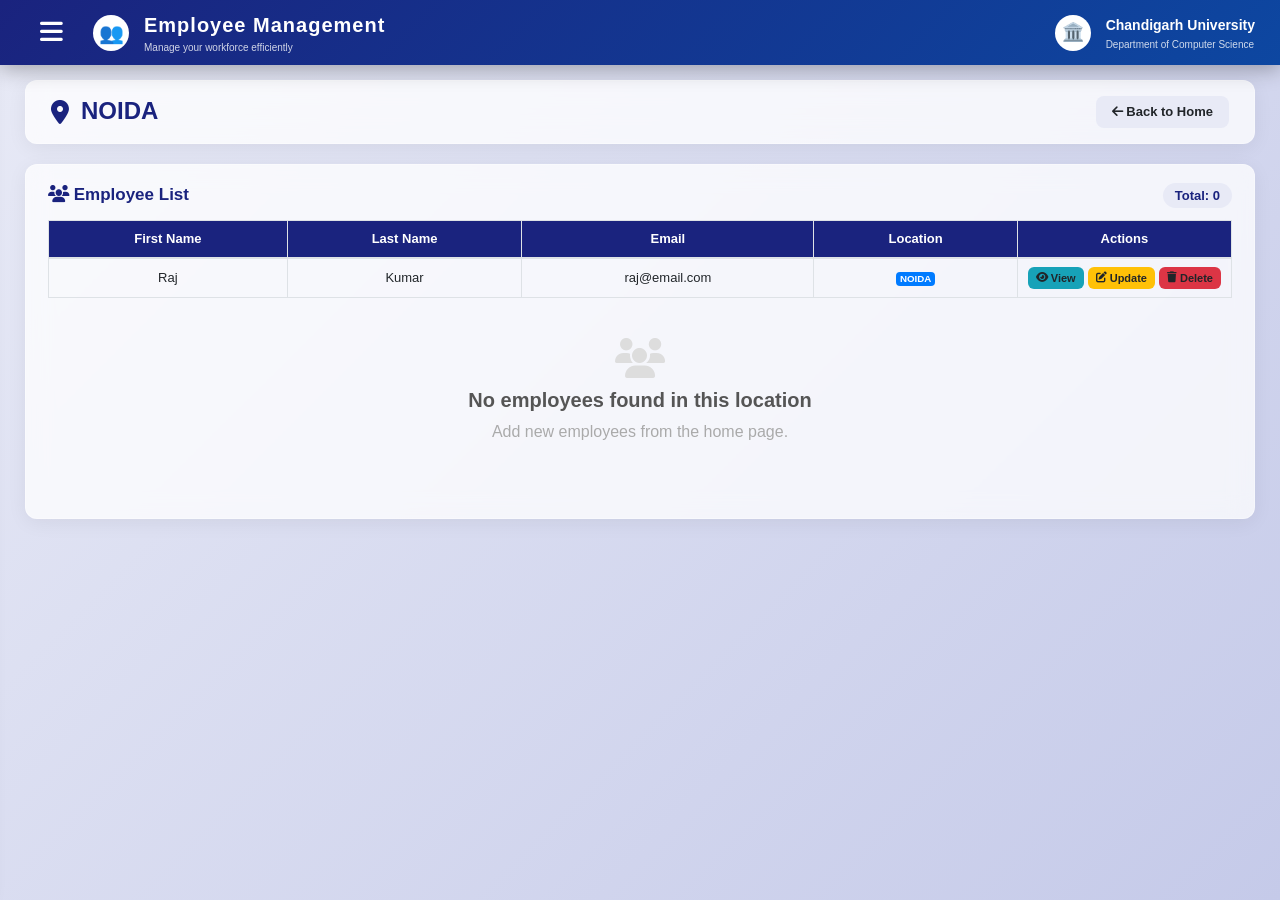
<file: src/main/resources/templates/location_employees.html>
<!DOCTYPE html>
<html lang="en" xmlns:th="http://www.thymeleaf.org">
<head>
    <meta charset="UTF-8">
    <title>Location Employees</title>
    <link rel="icon" type="image/png" th:href="@{/images/logo.png}">
    <link rel="stylesheet" href="https://stackpath.bootstrapcdn.com/bootstrap/4.1.3/css/bootstrap.min.css">
    <link rel="stylesheet" href="https://cdnjs.cloudflare.com/ajax/libs/font-awesome/6.4.0/css/all.min.css">
    <style>
        * { margin: 0; padding: 0; box-sizing: border-box; }

        body {
            background: linear-gradient(135deg, #e8eaf6, #c5cae9);
            font-family: 'Segoe UI', Tahoma, Geneva, Verdana, sans-serif;
            min-height: 100vh;
            overflow: hidden;
        }

        /* ===== HEADER ===== */
        .main-header {
            background: linear-gradient(135deg, #1a237e, #0d47a1);
            color: white;
            padding: 12px 25px;
            display: flex;
            justify-content: space-between;
            align-items: center;
            box-shadow: 0 4px 20px rgba(0,0,0,0.3);
            position: fixed;
            top: 0;
            left: 0;
            right: 0;
            z-index: 1000;
            height: 65px;
        }

        .menu-toggle {
            background: none;
            border: none;
            color: white;
            font-size: 26px;
            cursor: pointer;
            padding: 5px 15px;
            transition: 0.3s;
        }

        .menu-toggle:hover {
            color: #e0e0e0;
        }

        .header-left {
            display: flex;
            align-items: center;
            gap: 15px;
        }

        .header-left .logo-icon {
            width: 36px;
            height: 36px;
            background: white;
            border-radius: 50%;
            display: flex;
            align-items: center;
            justify-content: center;
            font-size: 20px;
            color: #1a237e;
        }

        .header-left .brand-text {
            font-size: 20px;
            font-weight: 700;
            letter-spacing: 1px;
        }

        .header-left .brand-sub {
            font-size: 10px;
            opacity: 0.8;
            display: block;
            font-weight: 300;
        }

        .header-right {
            display: flex;
            align-items: center;
            gap: 15px;
        }

        .header-right .university-logo {
            width: 36px;
            height: 36px;
            background: white;
            border-radius: 50%;
            display: flex;
            align-items: center;
            justify-content: center;
            font-size: 18px;
            color: #1a237e;
        }

        .header-right .university-text {
            font-size: 14px;
            font-weight: 600;
        }

        .header-right .university-sub {
            font-size: 10px;
            opacity: 0.8;
            display: block;
            font-weight: 300;
        }

        /* ========== SIDEBAR ========== */
        .sidebar {
            position: fixed;
            top: 65px;
            left: -260px;
            width: 240px;
            height: calc(100vh - 65px);
            background: linear-gradient(180deg, #1a237e, #0d47a1);
            color: white;
            padding: 20px 0;
            z-index: 999;
            transition: all 0.3s ease;
            overflow-y: auto;
            box-shadow: 4px 0 20px rgba(0,0,0,0.2);
        }

        .sidebar.open {
            left: 0;
        }

        .sidebar::-webkit-scrollbar {
            width: 3px;
        }
        .sidebar::-webkit-scrollbar-track {
            background: rgba(255,255,255,0.05);
        }
        .sidebar::-webkit-scrollbar-thumb {
            background: rgba(255,255,255,0.2);
            border-radius: 4px;
        }

        .sidebar-brand {
            display: flex;
            align-items: center;
            gap: 12px;
            padding: 10px 20px 20px 20px;
            border-bottom: 1px solid rgba(255,255,255,0.08);
        }

        .sidebar-logo {
            width: 36px;
            height: 36px;
            background: white;
            border-radius: 50%;
            display: flex;
            align-items: center;
            justify-content: center;
            font-size: 18px;
            color: #1a237e;
        }

        .sidebar-brand-text {
            font-size: 18px;
            font-weight: 700;
            letter-spacing: 1px;
        }

        .sidebar-divider {
            height: 1px;
            background: rgba(255,255,255,0.08);
            margin: 10px 20px;
        }

        .sidebar-menu {
            padding: 10px 0;
        }

        .sidebar-item {
            display: flex;
            align-items: center;
            gap: 14px;
            padding: 12px 24px;
            color: rgba(255,255,255,0.7);
            text-decoration: none;
            transition: all 0.3s ease;
            border-left: 3px solid transparent;
            font-size: 14px;
            font-weight: 500;
            cursor: pointer;
        }

        .sidebar-item:hover {
            background: rgba(255,255,255,0.08);
            color: white;
            text-decoration: none;
            border-left-color: #fff;
        }

        .sidebar-item.active {
            background: rgba(255,255,255,0.12);
            color: white;
            border-left-color: #fff;
        }

        .sidebar-item i {
            width: 20px;
            font-size: 16px;
            text-align: center;
        }

        .sidebar-user {
            display: flex;
            align-items: center;
            gap: 12px;
            padding: 15px 24px;
            border-top: 1px solid rgba(255,255,255,0.08);
            margin-top: auto;
        }

        .sidebar-user-icon {
            width: 32px;
            height: 32px;
            background: rgba(255,255,255,0.15);
            border-radius: 50%;
            display: flex;
            align-items: center;
            justify-content: center;
            font-size: 16px;
        }

        .sidebar-user-name {
            font-weight: 600;
            font-size: 13px;
        }

        .sidebar-user-role {
            font-size: 10px;
            opacity: 0.6;
        }

        /* ===== MAIN CONTENT ===== */
        .main-content {
            margin-left: 0;
            padding: 80px 25px 25px 25px;
            transition: all 0.3s ease;
            height: 100vh;
            overflow-y: auto;
        }

        .main-content.shifted {
            margin-left: 240px;
        }

        .main-content::-webkit-scrollbar {
            width: 4px;
        }
        .main-content::-webkit-scrollbar-track {
            background: transparent;
        }
        .main-content::-webkit-scrollbar-thumb {
            background: #1a237e;
            border-radius: 4px;
        }

        /* ===== PAGE HEADER ===== */
        .page-header {
            background: rgba(255, 255, 255, 0.75);
            backdrop-filter: blur(12px);
            padding: 15px 25px;
            border-radius: 12px;
            box-shadow: 0 4px 20px rgba(0,0,0,0.06);
            margin-bottom: 20px;
            display: flex;
            justify-content: space-between;
            align-items: center;
            border: 1px solid rgba(255,255,255,0.3);
        }

        .page-header .location-title {
            display: flex;
            align-items: center;
            gap: 12px;
        }

        .page-header .location-title h2 {
            color: #1a237e;
            font-weight: 700;
            font-size: 24px;
            margin: 0;
        }

        .page-header .location-title i {
            color: #1a237e;
            font-size: 24px;
        }

        .page-header .back-btn {
            background: #e8eaf6;
            color: #1a237e;
            border: none;
            padding: 6px 16px;
            border-radius: 8px;
            font-weight: 600;
            font-size: 13px;
            transition: 0.3s;
            text-decoration: none;
        }

        .page-header .back-btn:hover {
            background: #1a237e;
            color: white;
            text-decoration: none;
        }

        /* ===== TABLE ===== */
        .table-container {
            background: rgba(255, 255, 255, 0.75);
            backdrop-filter: blur(12px);
            border-radius: 12px;
            padding: 18px 22px;
            box-shadow: 0 4px 20px rgba(0,0,0,0.06);
            border: 1px solid rgba(255,255,255,0.3);
        }

        .table-container .table-header {
            display: flex;
            justify-content: space-between;
            align-items: center;
            margin-bottom: 12px;
        }

        .table-container .table-header h4 {
            color: #1a237e;
            font-weight: 600;
            font-size: 17px;
            margin: 0;
        }

        .table-container .table-header .count-badge {
            background: #e8eaf6;
            color: #1a237e;
            padding: 3px 12px;
            border-radius: 20px;
            font-weight: 600;
            font-size: 13px;
        }

        .table {
            margin-bottom: 0;
            font-size: 13px;
        }

        .table thead {
            background: #1a237e;
            color: white;
        }

        .table thead th {
            padding: 8px 10px;
            font-weight: 600;
            text-align: center;
        }

        .table tbody td {
            padding: 8px 10px;
            vertical-align: middle;
            text-align: center;
        }

        .table tbody tr:hover {
            background: rgba(0,0,0,0.02);
        }

        /* ===== ACTION BUTTONS ===== */
        .action-buttons {
            display: flex;
            gap: 4px;
            justify-content: center;
            flex-wrap: nowrap;
        }

        .btn-view {
            background: #17a2b8;
            color: white;
            border: none;
            padding: 3px 8px;
            border-radius: 6px;
            font-size: 11px;
            font-weight: 600;
            transition: 0.3s;
            text-decoration: none;
            display: inline-flex;
            align-items: center;
            gap: 3px;
        }

        .btn-view:hover {
            background: #138496;
            color: white;
            text-decoration: none;
        }

        .btn-update {
            background: #ffc107;
            color: #333;
            border: none;
            padding: 3px 8px;
            border-radius: 6px;
            font-size: 11px;
            font-weight: 600;
            transition: 0.3s;
            text-decoration: none;
            display: inline-flex;
            align-items: center;
            gap: 3px;
        }

        .btn-update:hover {
            background: #e0a800;
            color: #333;
            text-decoration: none;
        }

        .btn-delete {
            background: #dc3545;
            color: white;
            border: none;
            padding: 3px 8px;
            border-radius: 6px;
            font-size: 11px;
            font-weight: 600;
            transition: 0.3s;
            text-decoration: none;
            display: inline-flex;
            align-items: center;
            gap: 3px;
            cursor: pointer;
        }

        .btn-delete:hover {
            background: #c82333;
            color: white;
            text-decoration: none;
        }

        /* ===== DELETE MODAL ===== */
        .delete-modal-overlay {
            display: none;
            position: fixed;
            top: 0;
            left: 0;
            width: 100%;
            height: 100%;
            background: rgba(0, 0, 0, 0.5);
            backdrop-filter: blur(8px);
            z-index: 99999;
            justify-content: center;
            align-items: center;
        }

        .delete-modal-overlay.active {
            display: flex;
        }

        .delete-modal-box {
            background: white;
            border-radius: 24px;
            padding: 35px 45px;
            max-width: 400px;
            width: 90%;
            text-align: center;
            box-shadow: 0 30px 80px rgba(0,0,0,0.3);
        }

        .delete-icon {
            width: 60px;
            height: 60px;
            background: #fee2e2;
            border-radius: 50%;
            display: flex;
            align-items: center;
            justify-content: center;
            margin: 0 auto 12px auto;
            font-size: 28px;
            color: #dc3545;
        }

        .delete-title {
            font-size: 22px;
            font-weight: 700;
            color: #1a1a2e;
            margin-bottom: 8px;
        }

        .delete-message {
            color: #4a5568;
            font-size: 15px;
            margin-bottom: 4px;
        }

        .delete-message-sub {
            color: #a0aec0;
            font-size: 13px;
            margin-bottom: 20px;
        }

        .delete-buttons {
            display: flex;
            gap: 10px;
            justify-content: center;
        }

        .delete-btn-cancel {
            padding: 10px 24px;
            background: #e2e8f0;
            color: #4a5568;
            border: none;
            border-radius: 10px;
            font-size: 15px;
            font-weight: 600;
            cursor: pointer;
            transition: 0.3s;
        }

        .delete-btn-cancel:hover {
            background: #cbd5e0;
        }

        .delete-btn-confirm {
            padding: 10px 24px;
            background: #dc3545;
            color: white;
            border: none;
            border-radius: 10px;
            font-size: 15px;
            font-weight: 600;
            cursor: pointer;
            transition: 0.3s;
        }

        .delete-btn-confirm:hover {
            background: #c82333;
        }

        .empty-state {
            text-align: center;
            padding: 40px 20px;
            color: #999;
        }

        .empty-state i {
            font-size: 40px;
            color: #ddd;
            margin-bottom: 10px;
        }

        .empty-state h5 {
            color: #555;
            font-weight: 600;
        }

        /* ===== VIEW MODAL ===== */
        .view-modal-overlay {
            display: none;
            position: fixed;
            top: 0;
            left: 0;
            width: 100%;
            height: 100%;
            background: rgba(0,0,0,0.5);
            backdrop-filter: blur(8px);
            z-index: 99998;
            justify-content: center;
            align-items: center;
        }

        .view-modal-overlay.active {
            display: flex;
        }

        .view-modal-box {
            background: white;
            border-radius: 20px;
            max-width: 520px;
            width: 95%;
            max-height: 85vh;
            overflow-y: auto;
            box-shadow: 0 30px 80px rgba(0,0,0,0.3);
            padding: 30px 35px 25px 35px;
        }

        .view-modal-box::-webkit-scrollbar {
            width: 4px;
        }
        .view-modal-box::-webkit-scrollbar-track {
            background: #f1f1f1;
            border-radius: 10px;
        }
        .view-modal-box::-webkit-scrollbar-thumb {
            background: #1a237e;
            border-radius: 10px;
        }

        .view-modal-close {
            position: absolute;
            top: 12px;
            right: 15px;
            font-size: 22px;
            color: #999;
            cursor: pointer;
            background: none;
            border: none;
            width: 34px;
            height: 34px;
            display: flex;
            align-items: center;
            justify-content: center;
            border-radius: 50%;
        }

        .view-modal-close:hover {
            background: #f0f0f0;
            color: #333;
            transform: rotate(90deg);
        }

        .view-modal-title {
            font-size: 20px;
            font-weight: 700;
            color: #1a237e;
            margin-bottom: 18px;
            display: flex;
            align-items: center;
            gap: 10px;
            padding-bottom: 10px;
            border-bottom: 2px solid #e8eaf6;
        }

        .view-modal-title i {
            color: #0d47a1;
            font-size: 22px;
        }

        .view-details-grid {
            display: grid;
            grid-template-columns: repeat(2, 1fr);
            gap: 10px;
            margin-bottom: 18px;
        }

        .view-detail-item {
            background: #f8f9fa;
            border-radius: 10px;
            padding: 10px 14px;
        }

        .view-detail-item .detail-label {
            font-size: 10px;
            font-weight: 700;
            color: #1a237e;
            text-transform: uppercase;
            letter-spacing: 0.5px;
            display: flex;
            align-items: center;
            gap: 5px;
            margin-bottom: 2px;
        }

        .view-detail-item .detail-label i {
            font-size: 12px;
            color: #0d47a1;
        }

        .view-detail-item .detail-value {
            font-size: 15px;
            font-weight: 600;
            color: #1a1a2e;
            word-wrap: break-word;
        }

        .view-detail-item.full-width {
            grid-column: 1 / -1;
        }

        .view-action-buttons {
            display: flex;
            gap: 10px;
            justify-content: center;
            padding-top: 12px;
            border-top: 2px solid #e8eaf6;
        }

        .view-btn-close {
            background: #1a237e;
            color: white;
            border: none;
            padding: 8px 28px;
            border-radius: 10px;
            font-size: 14px;
            font-weight: 600;
            cursor: pointer;
            transition: 0.3s;
            display: flex;
            align-items: center;
            gap: 6px;
        }

        .view-btn-close:hover {
            background: #0d47a1;
            transform: translateY(-2px);
        }

        /* ===== RESPONSIVE ===== */
        @media (max-width: 768px) {
            .main-header {
                padding: 10px 15px;
                height: 60px;
            }
            .header-left .brand-text { font-size: 16px; }
            .header-left .brand-sub { display: none; }
            .header-right .university-text { font-size: 12px; }

            .sidebar {
                width: 220px;
                left: -240px;
                top: 60px;
                height: calc(100vh - 60px);
            }
            .sidebar.open { left: 0; }

            .main-content {
                padding: 75px 15px 15px 15px;
            }
            .main-content.shifted { margin-left: 0; }

            .page-header {
                flex-direction: column;
                text-align: center;
                gap: 10px;
                padding: 15px;
            }
            .page-header .location-title h2 { font-size: 20px; }

            .table-container {
                padding: 15px;
                overflow-x: auto;
            }
            .table { min-width: 550px; font-size: 12px; }
            .table thead th, .table tbody td { padding: 6px 8px; }
            .action-buttons { flex-wrap: wrap; gap: 3px; }
            .btn-view, .btn-update, .btn-delete { padding: 2px 6px; font-size: 10px; }
        }

        @media (max-width: 480px) {
            .sidebar { width: 200px; left: -220px; }
            .view-modal-box { padding: 20px; }
            .view-details-grid { grid-template-columns: 1fr; }
            .view-btn-close { width: 100%; justify-content: center; }
        }
    </style>
</head>
<body>

<!-- ===== HEADER ===== -->
<header class="main-header">
    <div class="header-left">
        <button class="menu-toggle" onclick="toggleSidebar()">
            <i class="fas fa-bars"></i>
        </button>
        <div class="logo-icon">👥</div>
        <div>
            <span class="brand-text">Employee Management</span>
            <span class="brand-sub">Manage your workforce efficiently</span>
        </div>
    </div>
    <div class="header-right">
        <div class="university-logo">🏛️</div>
        <div>
            <span class="university-text">Chandigarh University</span>
            <span class="university-sub">Department of Computer Science</span>
        </div>
    </div>
</header>

<!-- ===== SIDEBAR ===== -->
<div class="sidebar" id="sidebar">
    <div class="sidebar-brand">
        <div class="sidebar-logo">👥</div>
        <div class="sidebar-brand-text">EMS</div>
    </div>

    <div class="sidebar-divider"></div>

    <div class="sidebar-menu">
        <a th:href="@{/showNewEmployeeForm}" class="sidebar-item">
            <i class="fas fa-user-plus"></i>
            <span>Add Employee</span>
        </a>
        <a th:href="@{/dashboard}" class="sidebar-item">
            <i class="fas fa-chart-pie"></i>
            <span>Dashboard</span>
        </a>
        <a th:href="@{/my-leaves/1}" class="sidebar-item">
            <i class="fas fa-umbrella-beach"></i>
            <span>Leave Management</span>
        </a>

        <!-- Admin Panel -->
        <a th:href="@{/admin-dashboard}" class="sidebar-item">
            <i class="fas fa-user-cog"></i>
            <span>Admin Panel</span>
        </a>

    </div>

    <div class="sidebar-divider"></div>

    <div class="sidebar-user">
        <div class="sidebar-user-icon">👤</div>
        <div>
            <div class="sidebar-user-name">Admin</div>
            <div class="sidebar-user-role">Chandigarh University</div>
        </div>
    </div>
</div>

<!-- ===== MAIN CONTENT ===== -->
<div class="main-content" id="mainContent">

    <div class="page-header">
        <div class="location-title">
            <i class="fas fa-map-marker-alt"></i>
            <h2 th:text="${locationName}">NOIDA</h2>
        </div>
        <a th:href="@{/}" class="back-btn">
            <i class="fas fa-arrow-left"></i> Back to Home
        </a>
    </div>

    <div class="table-container">
        <div class="table-header">
            <h4><i class="fas fa-users"></i> Employee List</h4>
            <span class="count-badge">
                Total: <span th:text="${employees.size()}">0</span>
            </span>
        </div>

        <div th:if="${employees != null and employees.size() > 0}">
            <table class="table table-bordered table-hover">
                <thead>
                <tr>
                    <th>First Name</th>
                    <th>Last Name</th>
                    <th>Email</th>
                    <th>Location</th>
                    <th style="width: 180px; min-width: 160px;">Actions</th>
                </tr>
                </thead>
                <tbody>
                <tr th:each="emp : ${employees}">
                    <td th:text="${emp.firstName}">Raj</td>
                    <td th:text="${emp.lastName}">Kumar</td>
                    <td th:text="${emp.email}">raj@email.com</td>
                    <td>
                        <span class="badge badge-primary" th:text="${emp.location}">NOIDA</span>
                    </td>
                    <td>
                        <div class="action-buttons">
                            <a th:onclick="'openViewModal(' + ${emp.id} + ')'" class="btn-view" style="cursor:pointer;">
                                <i class="fas fa-eye"></i> View
                            </a>
                            <a th:href="@{/showFormForUpdate/{id}(id=${emp.id})}" class="btn-update">
                                <i class="fas fa-edit"></i> Update
                            </a>
                            <a th:onclick="'openDeleteModal(' + ${emp.id} + ')'" class="btn-delete" style="cursor:pointer;">
                                <i class="fas fa-trash"></i> Delete
                            </a>
                        </div>
                    </td>
                </tr>
                </tbody>
            </table>
        </div>

        <div th:if="${employees == null or employees.size() == 0}">
            <div class="empty-state">
                <i class="fas fa-users"></i>
                <h5>No employees found in this location</h5>
                <p style="color: #aaa;">Add new employees from the home page.</p>
            </div>
        </div>
    </div>

</div>

<!-- ===== DELETE MODAL ===== -->
<div class="delete-modal-overlay" id="deleteModal">
    <div class="delete-modal-box">
        <div class="delete-icon"><i class="fas fa-exclamation-triangle"></i></div>
        <h3 class="delete-title">Delete Employee</h3>
        <p class="delete-message">Are you sure you want to delete this employee?</p>
        <p class="delete-message-sub">This action cannot be undone.</p>
        <div class="delete-buttons">
            <button class="delete-btn-cancel" onclick="closeDeleteModal()">
                <i class="fas fa-times"></i> Cancel
            </button>
            <button class="delete-btn-confirm" id="confirmDeleteBtn">
                <i class="fas fa-check"></i> Delete
            </button>
        </div>
    </div>
</div>

<!-- ===== VIEW MODAL ===== -->
<div class="view-modal-overlay" id="viewModal">
    <div class="view-modal-box">
        <button class="view-modal-close" onclick="closeViewModal()">✕</button>
        <div class="view-modal-title">
            <i class="fas fa-id-card"></i> Employee Details
        </div>
        <div class="view-details-grid" id="viewDetailsGrid"></div>
        <div class="view-action-buttons">
            <button class="view-btn-close" onclick="closeViewModal()">
                <i class="fas fa-times"></i> Close
            </button>
        </div>
    </div>
</div>

<script src="https://code.jquery.com/jquery-3.6.0.min.js"></script>
<script>
    // ===== TOGGLE SIDEBAR =====
    function toggleSidebar() {
        const sidebar = document.getElementById('sidebar');
        const mainContent = document.getElementById('mainContent');
        sidebar.classList.toggle('open');
        mainContent.classList.toggle('shifted');
    }

    // ===== CLOSE SIDEBAR ON ESC =====
    document.addEventListener('keydown', function(e) {
        if (e.key === 'Escape') {
            const sidebar = document.getElementById('sidebar');
            const mainContent = document.getElementById('mainContent');
            if (sidebar.classList.contains('open')) {
                sidebar.classList.remove('open');
                mainContent.classList.remove('shifted');
            }
        }
    });

    // ===== SIDEBAR ITEM ACTIVE =====
    document.querySelectorAll('.sidebar-item').forEach(item => {
        item.addEventListener('click', function() {
            document.querySelectorAll('.sidebar-item').forEach(i => i.classList.remove('active'));
            this.classList.add('active');
        });
    });

    // ===== DELETE MODAL =====
    let deleteEmployeeId = null;

    function openDeleteModal(id) {
        deleteEmployeeId = id;
        document.getElementById('deleteModal').classList.add('active');
        document.body.style.overflow = 'hidden';
    }

    function closeDeleteModal() {
        document.getElementById('deleteModal').classList.remove('active');
        document.body.style.overflow = 'auto';
        deleteEmployeeId = null;
    }

    document.getElementById('deleteModal').addEventListener('click', function(e) {
        if (e.target === this) {
            closeDeleteModal();
        }
    });

    document.getElementById('confirmDeleteBtn').addEventListener('click', function() {
        if (deleteEmployeeId) {
            window.location.href = '/deleteEmployee/' + deleteEmployeeId;
        }
    });

    // ===== VIEW MODAL =====
    let currentViewEmployeeId = null;

    function openViewModal(id) {
        currentViewEmployeeId = id;
        document.getElementById('viewModal').classList.add('active');
        document.body.style.overflow = 'hidden';

        $.ajax({
            url: '/api/employee/' + id,
            type: 'GET',
            success: function(data) {
                populateViewModal(data);
            },
            error: function() {
                alert('Error fetching employee details!');
            }
        });
    }

    function closeViewModal() {
        document.getElementById('viewModal').classList.remove('active');
        document.body.style.overflow = 'auto';
        currentViewEmployeeId = null;
    }

    function populateViewModal(employee) {
        const grid = document.getElementById('viewDetailsGrid');
        grid.innerHTML = '';

        const fieldMap = {
            'firstName': { icon: 'fa-user', label: 'First Name' },
            'lastName': { icon: 'fa-user', label: 'Last Name' },
            'email': { icon: 'fa-envelope', label: 'Email' },
            'location': { icon: 'fa-map-marker-alt', label: 'Location' },
            'phone': { icon: 'fa-phone', label: 'Phone' },
            'department': { icon: 'fa-building', label: 'Department' },
            'salary': { icon: 'fa-money-bill-wave', label: 'Salary' },
            'address': { icon: 'fa-home', label: 'Address' }
        };

        const skipFields = ['id'];

        Object.keys(employee).forEach(key => {
            if (skipFields.includes(key)) return;

            const value = employee[key];
            if (value === null || value === undefined || value === '') return;

            const fieldInfo = fieldMap[key] || {
                icon: 'fa-circle',
                label: key.replace(/([A-Z])/g, ' $1').trim()
            };

            const isFullWidth = ['email', 'address', 'bio', 'notes'].includes(key);

            const div = document.createElement('div');
            div.className = 'view-detail-item' + (isFullWidth ? ' full-width' : '');
            div.innerHTML = `
                <div class="detail-label">
                    <i class="fas ${fieldInfo.icon}"></i> ${fieldInfo.label}
                </div>
                <div class="detail-value">${value}</div>
            `;
            grid.appendChild(div);
        });
    }
</script>

</body>
</html>
</file>
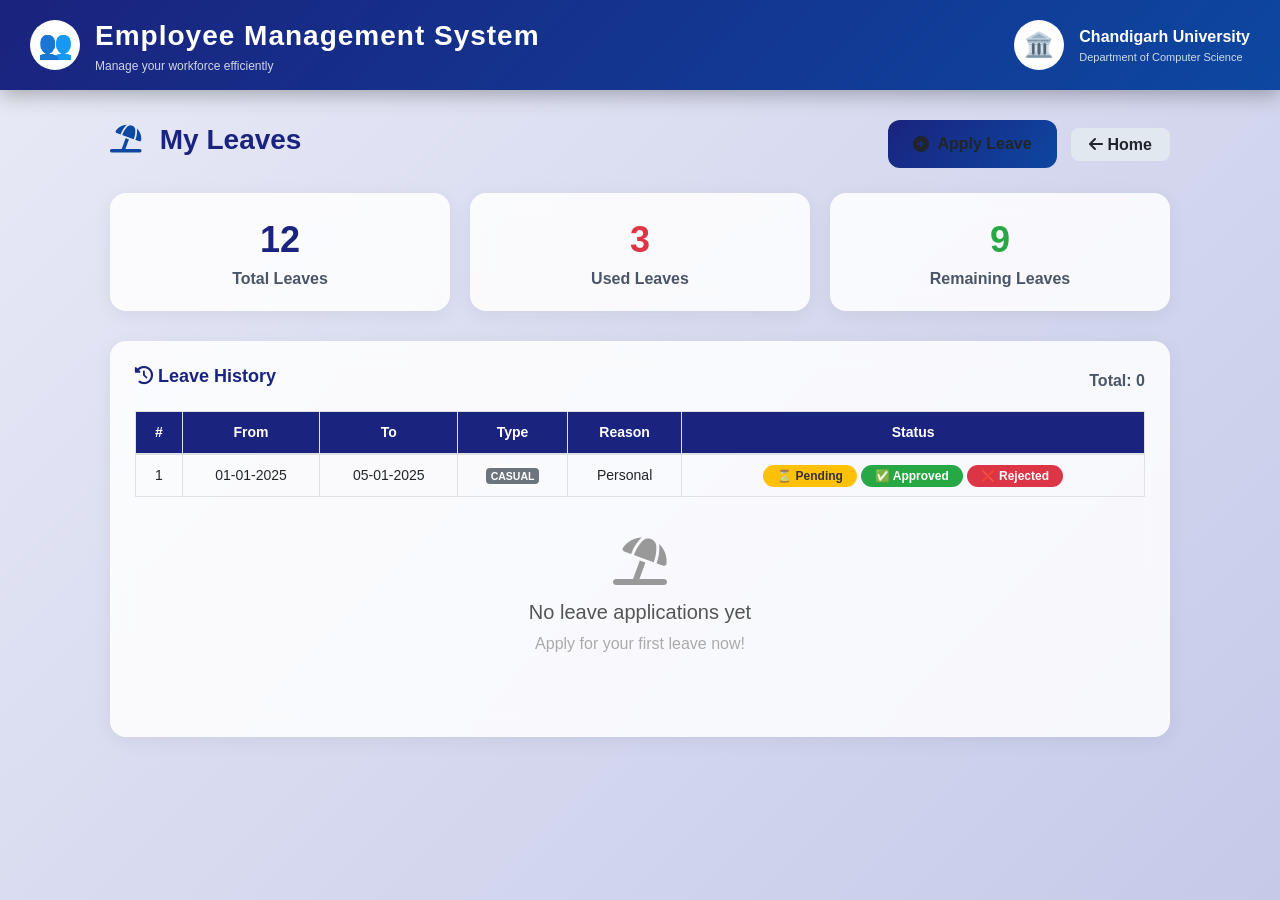
<file: src/main/resources/templates/my_leaves.html>
<!DOCTYPE html>
<html lang="en" xmlns:th="http://www.thymeleaf.org">
<head>
    <meta charset="UTF-8">
    <title>My Leaves</title>
    <link rel="icon" type="image/png" th:href="@{/images/logo.png}">
    <link rel="stylesheet" href="https://stackpath.bootstrapcdn.com/bootstrap/4.1.3/css/bootstrap.min.css">
    <link rel="stylesheet" href="https://cdnjs.cloudflare.com/ajax/libs/font-awesome/6.4.0/css/all.min.css">
    <style>
        * { margin: 0; padding: 0; box-sizing: border-box; }

        body {
            background: linear-gradient(135deg, #e8eaf6, #c5cae9);
            font-family: 'Segoe UI', Tahoma, Geneva, Verdana, sans-serif;
            min-height: 100vh;
        }

        .main-header {
            background: linear-gradient(135deg, #1a237e, #0d47a1);
            color: white;
            padding: 15px 30px;
            display: flex;
            justify-content: space-between;
            align-items: center;
            box-shadow: 0 4px 20px rgba(0,0,0,0.3);
            position: sticky;
            top: 0;
            z-index: 1000;
        }

        .header-left { display: flex; align-items: center; gap: 15px; }
        .header-left .logo-icon {
            width: 50px; height: 50px; background: white; border-radius: 50%;
            display: flex; align-items: center; justify-content: center;
            font-size: 28px; color: #1a237e;
        }
        .header-left .brand-text { font-size: 28px; font-weight: 700; letter-spacing: 1px; }
        .header-left .brand-sub { font-size: 12px; opacity: 0.8; display: block; font-weight: 300; }

        .header-right { display: flex; align-items: center; gap: 15px; }
        .header-right .university-logo {
            width: 50px; height: 50px; background: white; border-radius: 50%;
            display: flex; align-items: center; justify-content: center;
            font-size: 24px; color: #1a237e;
        }
        .header-right .university-text { font-size: 16px; font-weight: 600; }
        .header-right .university-sub { font-size: 11px; opacity: 0.8; display: block; font-weight: 300; }

        .container-custom { max-width: 1100px; margin: 30px auto; padding: 0 20px; }

        .page-header {
            display: flex;
            justify-content: space-between;
            align-items: center;
            margin-bottom: 25px;
        }

        .page-header h2 {
            color: #1a237e;
            font-weight: 700;
            font-size: 28px;
        }

        .page-header h2 i {
            color: #0d47a1;
            margin-right: 10px;
        }

        .btn-apply {
            background: linear-gradient(135deg, #1a237e, #0d47a1);
            color: white;
            padding: 12px 25px;
            border-radius: 12px;
            border: none;
            font-weight: 600;
            transition: 0.3s;
            text-decoration: none;
            display: inline-flex;
            align-items: center;
            gap: 8px;
        }

        .btn-apply:hover {
            transform: translateY(-2px);
            box-shadow: 0 8px 25px rgba(26, 35, 126, 0.3);
            color: white;
            text-decoration: none;
        }

        .balance-cards {
            display: grid;
            grid-template-columns: repeat(3, 1fr);
            gap: 20px;
            margin-bottom: 30px;
        }

        .balance-card {
            background: rgba(255, 255, 255, 0.85);
            backdrop-filter: blur(12px);
            border-radius: 16px;
            padding: 20px;
            text-align: center;
            box-shadow: 0 4px 20px rgba(0,0,0,0.06);
        }

        .balance-card .num {
            font-size: 36px;
            font-weight: 800;
            color: #1a237e;
        }

        .balance-card .label {
            color: #4a5568;
            font-weight: 600;
        }

        .balance-card:nth-child(1) .num { color: #1a237e; }
        .balance-card:nth-child(2) .num { color: #dc3545; }
        .balance-card:nth-child(3) .num { color: #28a745; }

        .table-container {
            background: rgba(255, 255, 255, 0.85);
            backdrop-filter: blur(12px);
            border-radius: 16px;
            padding: 25px;
            box-shadow: 0 4px 20px rgba(0,0,0,0.06);
        }

        .table-container .table-header {
            display: flex;
            justify-content: space-between;
            align-items: center;
            margin-bottom: 15px;
        }

        .table-container .table-header h4 {
            color: #1a237e;
            font-weight: 700;
            font-size: 18px;
        }

        .table {
            margin-bottom: 0;
            font-size: 14px;
        }

        .table thead {
            background: #1a237e;
            color: white;
        }

        .table thead th { padding: 10px 12px; text-align: center; }
        .table tbody td { padding: 10px 12px; text-align: center; vertical-align: middle; }

        .badge-pending { background: #ffc107; color: #333; padding: 4px 14px; border-radius: 20px; font-size: 12px; font-weight: 600; }
        .badge-approved { background: #28a745; color: white; padding: 4px 14px; border-radius: 20px; font-size: 12px; font-weight: 600; }
        .badge-rejected { background: #dc3545; color: white; padding: 4px 14px; border-radius: 20px; font-size: 12px; font-weight: 600; }

        .btn-back {
            background: #e2e8f0;
            color: #4a5568;
            padding: 8px 18px;
            border-radius: 8px;
            border: none;
            font-weight: 600;
            transition: 0.3s;
            text-decoration: none;
        }

        .btn-back:hover {
            background: #cbd5e0;
            color: #4a5568;
            text-decoration: none;
        }

        @media (max-width: 768px) {
            .balance-cards { grid-template-columns: 1fr 1fr; }
            .main-header { flex-direction: column; text-align: center; padding: 12px 15px; }
            .header-left .brand-text { font-size: 20px; }
            .header-right .university-text { font-size: 14px; }
            .page-header { flex-direction: column; gap: 15px; text-align: center; }
            .table-container { overflow-x: auto; }
            .table { min-width: 550px; }
        }

        @media (max-width: 480px) {
            .balance-cards { grid-template-columns: 1fr; }
        }
    </style>
</head>
<body>

<header class="main-header">
    <div class="header-left">
        <div class="logo-icon">👥</div>
        <div>
            <span class="brand-text">Employee Management System</span>
            <span class="brand-sub">Manage your workforce efficiently</span>
        </div>
    </div>
    <div class="header-right">
        <div class="university-logo">🏛️</div>
        <div>
            <span class="university-text">Chandigarh University</span>
            <span class="university-sub">Department of Computer Science</span>
        </div>
    </div>
</header>

<div class="container-custom">

    <div class="page-header">
        <h2><i class="fas fa-umbrella-beach"></i> My Leaves</h2>
        <div>
            <a th:href="@{/apply-leave/{id}(id=${employee.id})}" class="btn-apply">
                <i class="fas fa-plus-circle"></i> Apply Leave
            </a>
            <a th:href="@{/}" class="btn-back" style="margin-left: 10px;">
                <i class="fas fa-arrow-left"></i> Home
            </a>
        </div>
    </div>

    <!-- Balance Cards -->
    <div class="balance-cards">
        <div class="balance-card">
            <div class="num" th:text="${balance?.get('total')}">12</div>
            <div class="label">Total Leaves</div>
        </div>
        <div class="balance-card">
            <div class="num" th:text="${balance?.get('used')}">3</div>
            <div class="label">Used Leaves</div>
        </div>
        <div class="balance-card">
            <div class="num" th:text="${balance?.get('remaining')}">9</div>
            <div class="label">Remaining Leaves</div>
        </div>
    </div>

    <!-- Leave History Table -->
    <div class="table-container">
        <div class="table-header">
            <h4><i class="fas fa-history"></i> Leave History</h4>
            <span style="color: #4a5568; font-weight: 600;">Total: <span th:text="${leaves.size()}">0</span></span>
        </div>

        <div th:if="${leaves != null and leaves.size() > 0}">
            <table class="table table-bordered table-hover">
                <thead>
                <tr>
                    <th>#</th>
                    <th>From</th>
                    <th>To</th>
                    <th>Type</th>
                    <th>Reason</th>
                    <th>Status</th>
                </tr>
                </thead>
                <tbody>
                <tr th:each="leave, iter : ${leaves}">
                    <td th:text="${iter.index + 1}">1</td>
                    <!-- ✅ Fixed: Start Date -->
                    <td th:text="${leave.startDate != null ? #temporals.format(leave.startDate, 'dd-MM-yyyy') : '-'}">01-01-2025</td>
                    <!-- ✅ Fixed: End Date (pehle startDate tha, ab endDate) -->
                    <td th:text="${leave.endDate != null ? #temporals.format(leave.endDate, 'dd-MM-yyyy') : '-'}">05-01-2025</td>
                    <td><span class="badge badge-secondary" th:text="${leave.leaveType}">CASUAL</span></td>
                    <td th:text="${leave.reason}">Personal</td>
                    <td>
                        <span th:if="${leave.status == 'PENDING'}" class="badge-pending">⏳ Pending</span>
                        <span th:if="${leave.status == 'APPROVED'}" class="badge-approved">✅ Approved</span>
                        <span th:if="${leave.status == 'REJECTED'}" class="badge-rejected">❌ Rejected</span>
                    </td>
                </tr>
                </tbody>
            </table>
        </div>

        <div th:if="${leaves == null or leaves.size() == 0}">
            <div style="text-align: center; padding: 40px 20px; color: #999;">
                <i class="fas fa-umbrella-beach" style="font-size: 48px; display: block; margin-bottom: 15px;"></i>
                <h5 style="color: #555;">No leave applications yet</h5>
                <p style="color: #aaa;">Apply for your first leave now!</p>
            </div>
        </div>
    </div>

</div>

</body>
</html>
</file>
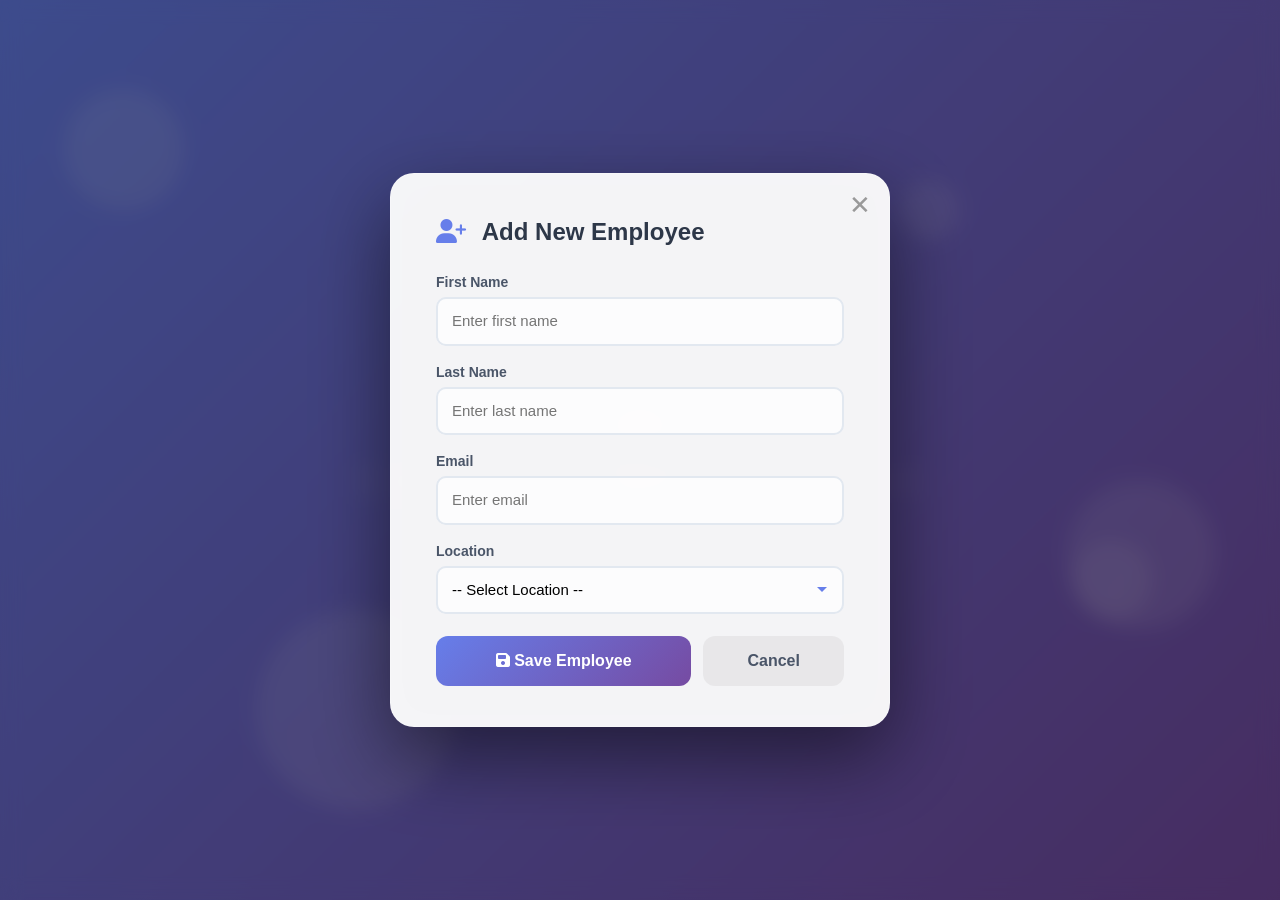
<file: src/main/resources/templates/new_employee.html>
<!DOCTYPE html>
<html lang="en" xmlns:th="http://www.thymeleaf.org">
<head>
	<meta charset="UTF-8">
	<title>Add Employee</title>
	<link rel="stylesheet" href="https://stackpath.bootstrapcdn.com/bootstrap/4.1.3/css/bootstrap.min.css">
	<link rel="stylesheet" href="https://cdnjs.cloudflare.com/ajax/libs/font-awesome/6.4.0/css/all.min.css">

	<style>
		/* ===== RESET ===== */
		* {
			margin: 0;
			padding: 0;
			box-sizing: border-box;
		}

		body {
			font-family: 'Segoe UI', Tahoma, Geneva, Verdana, sans-serif;
			overflow: hidden;
		}

		/* ===== BACKGROUND CONTENT ===== */
		.background-content {
			position: fixed;
			top: 0;
			left: 0;
			width: 100%;
			height: 100%;
			z-index: 0;
			background: linear-gradient(135deg, #667eea 0%, #764ba2 100%);
			overflow: hidden;
		}

		/* ===== FLOATING BUBBLES ===== */
		.bubble {
			position: absolute;
			border-radius: 50%;
			background: rgba(255, 255, 255, 0.1);
			animation: float 8s ease-in-out infinite;
		}

		.bubble:nth-child(1) {
			width: 120px;
			height: 120px;
			top: 10%;
			left: 5%;
			animation-delay: 0s;
		}

		.bubble:nth-child(2) {
			width: 80px;
			height: 80px;
			top: 60%;
			right: 10%;
			animation-delay: 2s;
		}

		.bubble:nth-child(3) {
			width: 200px;
			height: 200px;
			bottom: 10%;
			left: 20%;
			animation-delay: 4s;
		}

		.bubble:nth-child(4) {
			width: 60px;
			height: 60px;
			top: 20%;
			right: 25%;
			animation-delay: 1s;
		}

		.bubble:nth-child(5) {
			width: 150px;
			height: 150px;
			bottom: 30%;
			right: 5%;
			animation-delay: 3s;
		}

		.bubble:nth-child(6) {
			width: 100px;
			height: 100px;
			top: 50%;
			left: 50%;
			transform: translate(-50%, -50%);
			animation-delay: 5s;
		}

		@keyframes float {
			0%, 100% {
				transform: translateY(0) scale(1) rotate(0deg);
			}
			50% {
				transform: translateY(-30px) scale(1.05) rotate(10deg);
			}
		}

		/* ===== CENTER TEXT ===== */
		.center-text {
			position: absolute;
			top: 50%;
			left: 50%;
			transform: translate(-50%, -50%);
			text-align: center;
			color: rgba(255, 255, 255, 0.08);
			font-size: 48px;
			font-weight: 700;
			letter-spacing: 2px;
			user-select: none;
			pointer-events: none;
			z-index: 1;
		}

		.center-text i {
			font-size: 80px;
			display: block;
			margin-bottom: 15px;
			color: rgba(255, 255, 255, 0.06);
		}

		.center-text .sub-text {
			font-size: 16px;
			font-weight: 300;
			letter-spacing: 5px;
			color: rgba(255, 255, 255, 0.05);
			margin-top: 10px;
		}

		/* ===== MODAL OVERLAY ===== */
		.modal-overlay {
			display: none;
			position: fixed;
			top: 0;
			left: 0;
			width: 100%;
			height: 100%;
			background: rgba(0, 0, 0, 0.4);
			backdrop-filter: blur(10px);
			-webkit-backdrop-filter: blur(10px);
			z-index: 9999;
			justify-content: center;
			align-items: center;
		}

		.modal-overlay.active {
			display: flex;
		}

		/* ===== MODAL BOX ===== */
		.modal-box {
			background: rgba(255, 255, 255, 0.95);
			backdrop-filter: blur(20px);
			-webkit-backdrop-filter: blur(20px);
			border-radius: 24px;
			padding: 40px 45px;
			max-width: 500px;
			width: 95%;
			box-shadow: 0 30px 80px rgba(0, 0, 0, 0.5);
			position: relative;
			animation: slideUp 0.4s ease;
			z-index: 1;
			border: 1px solid rgba(255, 255, 255, 0.2);
		}

		@keyframes slideUp {
			from {
				transform: translateY(40px) scale(0.95);
				opacity: 0;
			}
			to {
				transform: translateY(0) scale(1);
				opacity: 1;
			}
		}

		/* ===== CLOSE BUTTON ===== */
		.modal-close {
			position: absolute;
			top: 12px;
			right: 18px;
			font-size: 26px;
			color: #999;
			cursor: pointer;
			background: none;
			border: none;
			transition: 0.3s;
		}

		.modal-close:hover {
			color: #333;
			transform: rotate(90deg);
		}

		/* ===== TITLE ===== */
		.modal-title {
			font-size: 24px;
			font-weight: 700;
			color: #2d3748;
			margin-bottom: 22px;
		}

		.modal-title i {
			color: #667eea;
			margin-right: 10px;
		}

		/* ===== FORM ===== */
		.form-group {
			margin-bottom: 16px;
		}

		.form-group label {
			font-weight: 600;
			color: #4a5568;
			font-size: 14px;
			display: block;
			margin-bottom: 4px;
		}

		.form-group input,
		.form-group select {
			width: 100%;
			padding: 11px 14px;
			border: 2px solid #e2e8f0;
			border-radius: 10px;
			font-size: 15px;
			background: rgba(255, 255, 255, 0.8);
			transition: 0.3s;
			box-sizing: border-box;
		}

		.form-group input:focus,
		.form-group select:focus {
			border-color: #667eea;
			outline: none;
			background: white;
			box-shadow: 0 0 0 4px rgba(102, 126, 234, 0.15);
		}

		/* ===== DROPDOWN ===== */
		.form-group select {
			appearance: none;
			-webkit-appearance: none;
			background-image: url("data:image/svg+xml,%3Csvg xmlns='http://www.w3.org/2000/svg' width='12' height='12' viewBox='0 0 12 12'%3E%3Cpath fill='%23667eea' d='M6 8L1 3h10z'/%3E%3C/svg%3E");
			background-repeat: no-repeat;
			background-position: right 14px center;
			background-size: 12px;
			padding-right: 38px;
			cursor: pointer;
			min-height: 48px;
		}

		.form-group select option {
			padding: 10px;
			font-size: 15px;
			background: white;
			color: #333;
		}

		/* ===== BUTTONS ===== */
		.modal-buttons {
			display: flex;
			gap: 12px;
			margin-top: 22px;
		}

		.modal-buttons .btn-save {
			flex: 1;
			padding: 13px;
			background: linear-gradient(135deg, #667eea, #764ba2);
			color: white;
			border: none;
			border-radius: 12px;
			font-size: 16px;
			font-weight: 600;
			cursor: pointer;
			transition: 0.3s;
		}

		.modal-buttons .btn-save:hover {
			transform: translateY(-2px);
			box-shadow: 0 8px 25px rgba(102, 126, 234, 0.4);
		}

		.modal-buttons .btn-cancel {
			flex: 0.5;
			padding: 13px;
			background: rgba(0, 0, 0, 0.05);
			color: #4a5568;
			border: none;
			border-radius: 12px;
			font-size: 16px;
			font-weight: 600;
			cursor: pointer;
			transition: 0.3s;
		}

		.modal-buttons .btn-cancel:hover {
			background: rgba(0, 0, 0, 0.1);
		}

		/* ===== TOAST ===== */
		.toast-message {
			position: fixed;
			top: 30px;
			right: 30px;
			background: linear-gradient(135deg, #48bb78, #38a169);
			color: white;
			padding: 16px 30px;
			border-radius: 12px;
			font-size: 16px;
			font-weight: 600;
			box-shadow: 0 8px 30px rgba(72, 187, 120, 0.4);
			z-index: 99999;
			display: none;
			align-items: center;
			gap: 12px;
			animation: slideInRight 0.5s ease;
		}

		.toast-message.show {
			display: flex;
		}

		@keyframes slideInRight {
			from {
				transform: translateX(100px);
				opacity: 0;
			}
			to {
				transform: translateX(0);
				opacity: 1;
			}
		}

		/* ===== RESPONSIVE ===== */
		@media (max-width: 576px) {
			.modal-box {
				padding: 25px 20px;
			}

			.modal-title {
				font-size: 20px;
			}

			.modal-buttons {
				flex-direction: column;
			}

			.modal-buttons .btn-cancel {
				flex: 1;
			}

			.toast-message {
				top: 20px;
				right: 20px;
				left: 20px;
				padding: 14px 20px;
				font-size: 14px;
			}

			.center-text {
				font-size: 28px;
			}

			.center-text i {
				font-size: 50px;
			}

			.bubble:nth-child(3),
			.bubble:nth-child(5) {
				display: none;
			}
		}
	</style>
</head>
<body>

<!-- ===== BACKGROUND CONTENT ===== -->
<div class="background-content">
	<!-- Floating Bubbles -->
	<div class="bubble"></div>
	<div class="bubble"></div>
	<div class="bubble"></div>
	<div class="bubble"></div>
	<div class="bubble"></div>
	<div class="bubble"></div>

	<!-- Center Text -->
	<div class="center-text">
		<i class="fas fa-users"></i>
		Employee Management
		<div class="sub-text">Chandigarh University</div>
	</div>
</div>

<!-- ===== TOAST ===== -->
<div class="toast-message" id="toastMessage">
	<i class="fas fa-check-circle" style="font-size: 22px;"></i>
	<span id="toastText">Employee saved successfully!</span>
</div>

<!-- ===== MODAL ===== -->
<div class="modal-overlay active" id="employeeModal">
	<div class="modal-box">

		<button class="modal-close" id="closeModalBtn">✕</button>

		<div class="modal-title">
			<i class="fas fa-user-plus"></i> Add New Employee
		</div>

		<form id="employeeForm" th:action="@{/saveEmployee}" th:object="${employee}" method="POST">

			<div class="form-group">
				<label for="firstName">First Name</label>
				<input type="text" id="firstName" th:field="*{firstName}"
					   placeholder="Enter first name" required>
			</div>

			<div class="form-group">
				<label for="lastName">Last Name</label>
				<input type="text" id="lastName" th:field="*{lastName}"
					   placeholder="Enter last name" required>
			</div>

			<div class="form-group">
				<label for="email">Email</label>
				<input type="email" id="email" th:field="*{email}"
					   placeholder="Enter email" required>
			</div>

			<div class="form-group">
				<label for="location">Location</label>
				<select id="location" th:field="*{location}" required>
					<option value="">-- Select Location --</option>
					<option value="NOIDA">NOIDA</option>
					<option value="DELHI">DELHI</option>
					<option value="AHAMDABAD">AHAMDABAD</option>
					<option value="PUNE">PUNE</option>
					<option value="MUMBAI">MUMBAI</option>
					<option value="BANGLORE">BANGLORE</option>
					<option value="CHENNAI">CHENNAI</option>
					<option value="PATNA">PATNA</option>
					<option value="GOA">GOA</option>
					<option value="HYDERABAD">HYDERABAD</option>
					<option value="KOLKATA">KOLKATA</option>
					<option value="LUCKNOW">LUCKNOW</option>
				</select>
			</div>

			<div class="modal-buttons">
				<button type="submit" class="btn-save">
					<i class="fas fa-save"></i> Save Employee
				</button>
				<button type="button" class="btn-cancel" id="cancelBtn">Cancel</button>
			</div>

		</form>

	</div>
</div>

<script src="https://code.jquery.com/jquery-3.6.0.min.js"></script>
<script>
	// ===== TOAST =====
	function showToast(message) {
		var toast = document.getElementById('toastMessage');
		var toastText = document.getElementById('toastText');
		toastText.textContent = message;
		toast.className = 'toast-message show';

		setTimeout(function() {
			toast.className = 'toast-message';
		}, 3000);
	}

	// ===== CLOSE MODAL =====
	function closeModalAndRedirect() {
		window.location.href = '/';
	}

	document.getElementById('closeModalBtn').addEventListener('click', closeModalAndRedirect);
	document.getElementById('cancelBtn').addEventListener('click', closeModalAndRedirect);

	document.getElementById('employeeModal').addEventListener('click', function(e) {
		if (e.target === this) {
			closeModalAndRedirect();
		}
	});

	document.addEventListener('keydown', function(e) {
		if (e.key === 'Escape') {
			closeModalAndRedirect();
		}
	});

	// ===== FORM SUBMIT =====
	$('#employeeForm').on('submit', function(e) {
		e.preventDefault();

		$.ajax({
			url: $(this).attr('action'),
			type: 'POST',
			data: $(this).serialize(),
			success: function() {
				showToast('✅ Employee saved successfully!');
				setTimeout(function() {
					window.location.href = '/';
				}, 1000);
			},
			error: function() {
				showToast('❌ Error saving employee!');
			}
		});
	});
</script>

</body>
</html>
</file>
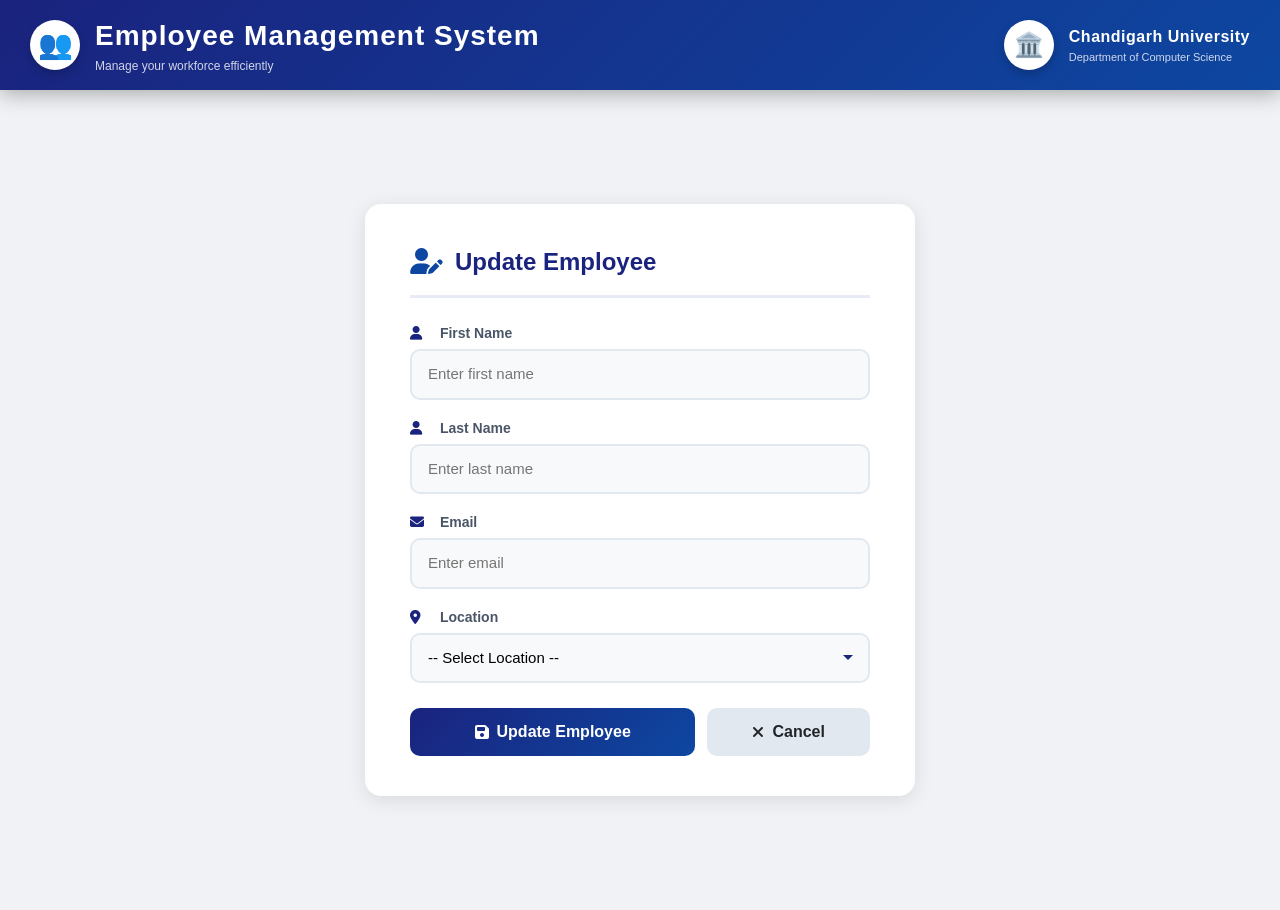
<file: src/main/resources/templates/update_employee.html>
<!DOCTYPE html>
<html lang="en" xmlns:th="http://www.thymeleaf.org">
<head>
	<meta charset="UTF-8">
	<title>Update Employee</title>
	<link rel="icon" type="image/png" th:href="@{/images/logo.png}">
	<link rel="stylesheet" href="https://stackpath.bootstrapcdn.com/bootstrap/4.1.3/css/bootstrap.min.css">
	<link rel="stylesheet" href="https://cdnjs.cloudflare.com/ajax/libs/font-awesome/6.4.0/css/all.min.css">
	<style>
		* { margin: 0; padding: 0; box-sizing: border-box; }

		body {
			background: #f0f2f5;
			font-family: 'Segoe UI', Tahoma, Geneva, Verdana, sans-serif;
			min-height: 100vh;
		}

		.main-header {
			background: linear-gradient(135deg, #1a237e, #0d47a1);
			color: white;
			padding: 15px 30px;
			display: flex;
			justify-content: space-between;
			align-items: center;
			box-shadow: 0 4px 20px rgba(0,0,0,0.3);
			position: sticky;
			top: 0;
			z-index: 1000;
			width: 100%;
		}

		.header-left {
			display: flex;
			align-items: center;
			gap: 15px;
		}

		.header-left .logo-icon {
			width: 50px;
			height: 50px;
			background: white;
			border-radius: 50%;
			display: flex;
			align-items: center;
			justify-content: center;
			font-size: 28px;
			color: #1a237e;
			box-shadow: 0 4px 10px rgba(0,0,0,0.2);
		}

		.header-left .brand-text {
			font-size: 28px;
			font-weight: 700;
			letter-spacing: 1px;
		}

		.header-left .brand-sub {
			font-size: 12px;
			opacity: 0.8;
			display: block;
			font-weight: 300;
		}

		.header-right {
			display: flex;
			align-items: center;
			gap: 15px;
		}

		.header-right .university-logo {
			width: 50px;
			height: 50px;
			background: white;
			border-radius: 50%;
			display: flex;
			align-items: center;
			justify-content: center;
			font-size: 24px;
			color: #1a237e;
			box-shadow: 0 4px 10px rgba(0,0,0,0.2);
		}

		.header-right .university-text {
			font-size: 16px;
			font-weight: 600;
			letter-spacing: 0.5px;
		}

		.header-right .university-sub {
			font-size: 11px;
			opacity: 0.8;
			display: block;
			font-weight: 300;
		}

		.form-wrapper {
			display: flex;
			justify-content: center;
			align-items: center;
			min-height: calc(100vh - 80px);
			padding: 20px;
		}

		.form-container {
			background: white;
			border-radius: 16px;
			padding: 40px 45px;
			max-width: 550px;
			width: 100%;
			box-shadow: 0 4px 20px rgba(0,0,0,0.1);
		}

		.form-container .form-title {
			font-size: 24px;
			font-weight: 700;
			color: #1a237e;
			margin-bottom: 25px;
			display: flex;
			align-items: center;
			gap: 12px;
			padding-bottom: 15px;
			border-bottom: 3px solid #e8eaf6;
		}

		.form-container .form-title i {
			color: #0d47a1;
			font-size: 26px;
		}

		.form-group {
			margin-bottom: 18px;
		}

		.form-group label {
			font-weight: 600;
			color: #4a5568;
			font-size: 14px;
			display: block;
			margin-bottom: 5px;
		}

		.form-group label i {
			color: #1a237e;
			margin-right: 8px;
			width: 18px;
		}

		.form-group input,
		.form-group select {
			width: 100%;
			padding: 12px 16px;
			border: 2px solid #e2e8f0;
			border-radius: 10px;
			font-size: 15px;
			background: #f8f9fa;
			transition: 0.3s;
		}

		.form-group input:focus,
		.form-group select:focus {
			border-color: #1a237e;
			outline: none;
			background: white;
			box-shadow: 0 0 0 4px rgba(26, 35, 126, 0.1);
		}

		.form-group select {
			appearance: none;
			-webkit-appearance: none;
			background-image: url("data:image/svg+xml,%3Csvg xmlns='http://www.w3.org/2000/svg' width='12' height='12' viewBox='0 0 12 12'%3E%3Cpath fill='%231a237e' d='M6 8L1 3h10z'/%3E%3C/svg%3E");
			background-repeat: no-repeat;
			background-position: right 14px center;
			background-size: 12px;
			padding-right: 38px;
			cursor: pointer;
		}

		.form-actions {
			display: flex;
			gap: 12px;
			margin-top: 25px;
		}

		.btn-update {
			flex: 1;
			padding: 12px 20px;
			background: linear-gradient(135deg, #1a237e, #0d47a1);
			color: white;
			border: none;
			border-radius: 10px;
			font-size: 16px;
			font-weight: 600;
			cursor: pointer;
			transition: 0.3s;
			display: flex;
			align-items: center;
			justify-content: center;
			gap: 8px;
		}

		.btn-update:hover {
			transform: translateY(-2px);
			box-shadow: 0 8px 25px rgba(26, 35, 126, 0.3);
		}

		.btn-cancel {
			flex: 0.5;
			padding: 12px 20px;
			background: #e2e8f0;
			color: #4a5568;
			border: none;
			border-radius: 10px;
			font-size: 16px;
			font-weight: 600;
			cursor: pointer;
			transition: 0.3s;
			text-decoration: none;
			display: flex;
			align-items: center;
			justify-content: center;
			gap: 8px;
		}

		.btn-cancel:hover {
			background: #cbd5e0;
			text-decoration: none;
			color: #4a5568;
		}

		.toast-message {
			position: fixed;
			top: 30px;
			right: 30px;
			background: #28a745;
			color: white;
			padding: 14px 28px;
			border-radius: 12px;
			font-size: 15px;
			font-weight: 600;
			box-shadow: 0 8px 30px rgba(40, 167, 69, 0.4);
			z-index: 99999;
			display: none;
			align-items: center;
			gap: 12px;
			animation: slideInRight 0.5s ease;
		}

		.toast-message.show {
			display: flex;
		}

		.toast-message.error {
			background: #dc3545;
			box-shadow: 0 8px 30px rgba(220, 53, 69, 0.4);
		}

		@keyframes slideInRight {
			from {
				transform: translateX(100px);
				opacity: 0;
			}
			to {
				transform: translateX(0);
				opacity: 1;
			}
		}

		@media (max-width: 768px) {
			.main-header {
				flex-direction: column;
				text-align: center;
				padding: 12px 15px;
			}

			.header-left .brand-text {
				font-size: 20px;
			}

			.header-right .university-text {
				font-size: 14px;
			}

			.form-wrapper {
				padding: 15px;
				min-height: calc(100vh - 120px);
			}

			.form-container {
				padding: 25px 20px;
			}

			.form-container .form-title {
				font-size: 20px;
			}

			.form-actions {
				flex-direction: column;
			}

			.btn-update,
			.btn-cancel {
				width: 100%;
			}

			.toast-message {
				top: 20px;
				right: 20px;
				left: 20px;
				padding: 12px 18px;
				font-size: 14px;
			}
		}
	</style>
</head>
<body>

<!-- ===== HEADER ===== -->
<header class="main-header">
	<div class="header-left">
		<div class="logo-icon">👥</div>
		<div>
			<span class="brand-text">Employee Management System</span>
			<span class="brand-sub">Manage your workforce efficiently</span>
		</div>
	</div>
	<div class="header-right">
		<div class="university-logo">🏛️</div>
		<div>
			<span class="university-text">Chandigarh University</span>
			<span class="university-sub">Department of Computer Science</span>
		</div>
	</div>
</header>

<!-- ===== FORM ===== -->
<div class="form-wrapper">
	<div class="form-container">

		<div class="form-title">
			<i class="fas fa-user-edit"></i> Update Employee
		</div>

		<form id="updateForm" th:action="@{/updateEmployee}" th:object="${employee}" method="POST">

			<input type="hidden" th:field="*{id}">

			<div class="form-group">
				<label for="firstName"><i class="fas fa-user"></i> First Name</label>
				<input type="text" id="firstName" th:field="*{firstName}"
					   placeholder="Enter first name" required>
			</div>

			<div class="form-group">
				<label for="lastName"><i class="fas fa-user"></i> Last Name</label>
				<input type="text" id="lastName" th:field="*{lastName}"
					   placeholder="Enter last name" required>
			</div>

			<div class="form-group">
				<label for="email"><i class="fas fa-envelope"></i> Email</label>
				<input type="email" id="email" th:field="*{email}"
					   placeholder="Enter email" required>
			</div>

			<div class="form-group">
				<label for="location"><i class="fas fa-map-marker-alt"></i> Location</label>
				<select id="location" th:field="*{location}" required>
					<option value="">-- Select Location --</option>
					<option value="NOIDA">NOIDA</option>
					<option value="DELHI">DELHI</option>
					<option value="AHAMDABAD">AHAMDABAD</option>
					<option value="PUNE">PUNE</option>
					<option value="MUMBAI">MUMBAI</option>
					<option value="BANGLORE">BANGLORE</option>
					<option value="CHENNAI">CHENNAI</option>
					<option value="PATNA">PATNA</option>
					<option value="GOA">GOA</option>
					<option value="HYDERABAD">HYDERABAD</option>
					<option value="KOLKATA">KOLKATA</option>
					<option value="LUCKNOW">LUCKNOW</option>
				</select>
			</div>

			<div class="form-actions">
				<button type="submit" class="btn-update">
					<i class="fas fa-save"></i> Update Employee
				</button>
				<a th:href="@{'/location/' + ${employee.location}}" class="btn-cancel">
					<i class="fas fa-times"></i> Cancel
				</a>
			</div>

		</form>

	</div>
</div>

<!-- ===== TOAST ===== -->
<div class="toast-message" id="toastMessage">
	<i class="fas fa-check-circle"></i>
	<span id="toastText">Employee updated successfully!</span>
</div>

<script src="https://code.jquery.com/jquery-3.6.0.min.js"></script>
<script>
	function showToast(message, isError = false) {
		var toast = document.getElementById('toastMessage');
		var toastText = document.getElementById('toastText');
		toastText.textContent = message;
		toast.className = 'toast-message show';
		if (isError) {
			toast.classList.add('error');
		}

		setTimeout(function() {
			toast.className = 'toast-message';
		}, 3000);
	}

	window.addEventListener('DOMContentLoaded', function() {
		const urlParams = new URLSearchParams(window.location.search);
		if (urlParams.get('updated') === 'success') {
			showToast('✅ Employee updated successfully!');
		}
	});

	$('#updateForm').on('submit', function(e) {
		e.preventDefault();

		$.ajax({
			url: $(this).attr('action'),
			type: 'POST',
			data: $(this).serialize(),
			success: function() {
				showToast('✅ Employee updated successfully!');
				setTimeout(function() {
					var location = $('#location').val();
					window.location.href = '/location/' + location;
				}, 1000);
			},
			error: function() {
				showToast('❌ Error updating employee!', true);
			}
		});
	});
</script>

</body>
</html>
</file>
